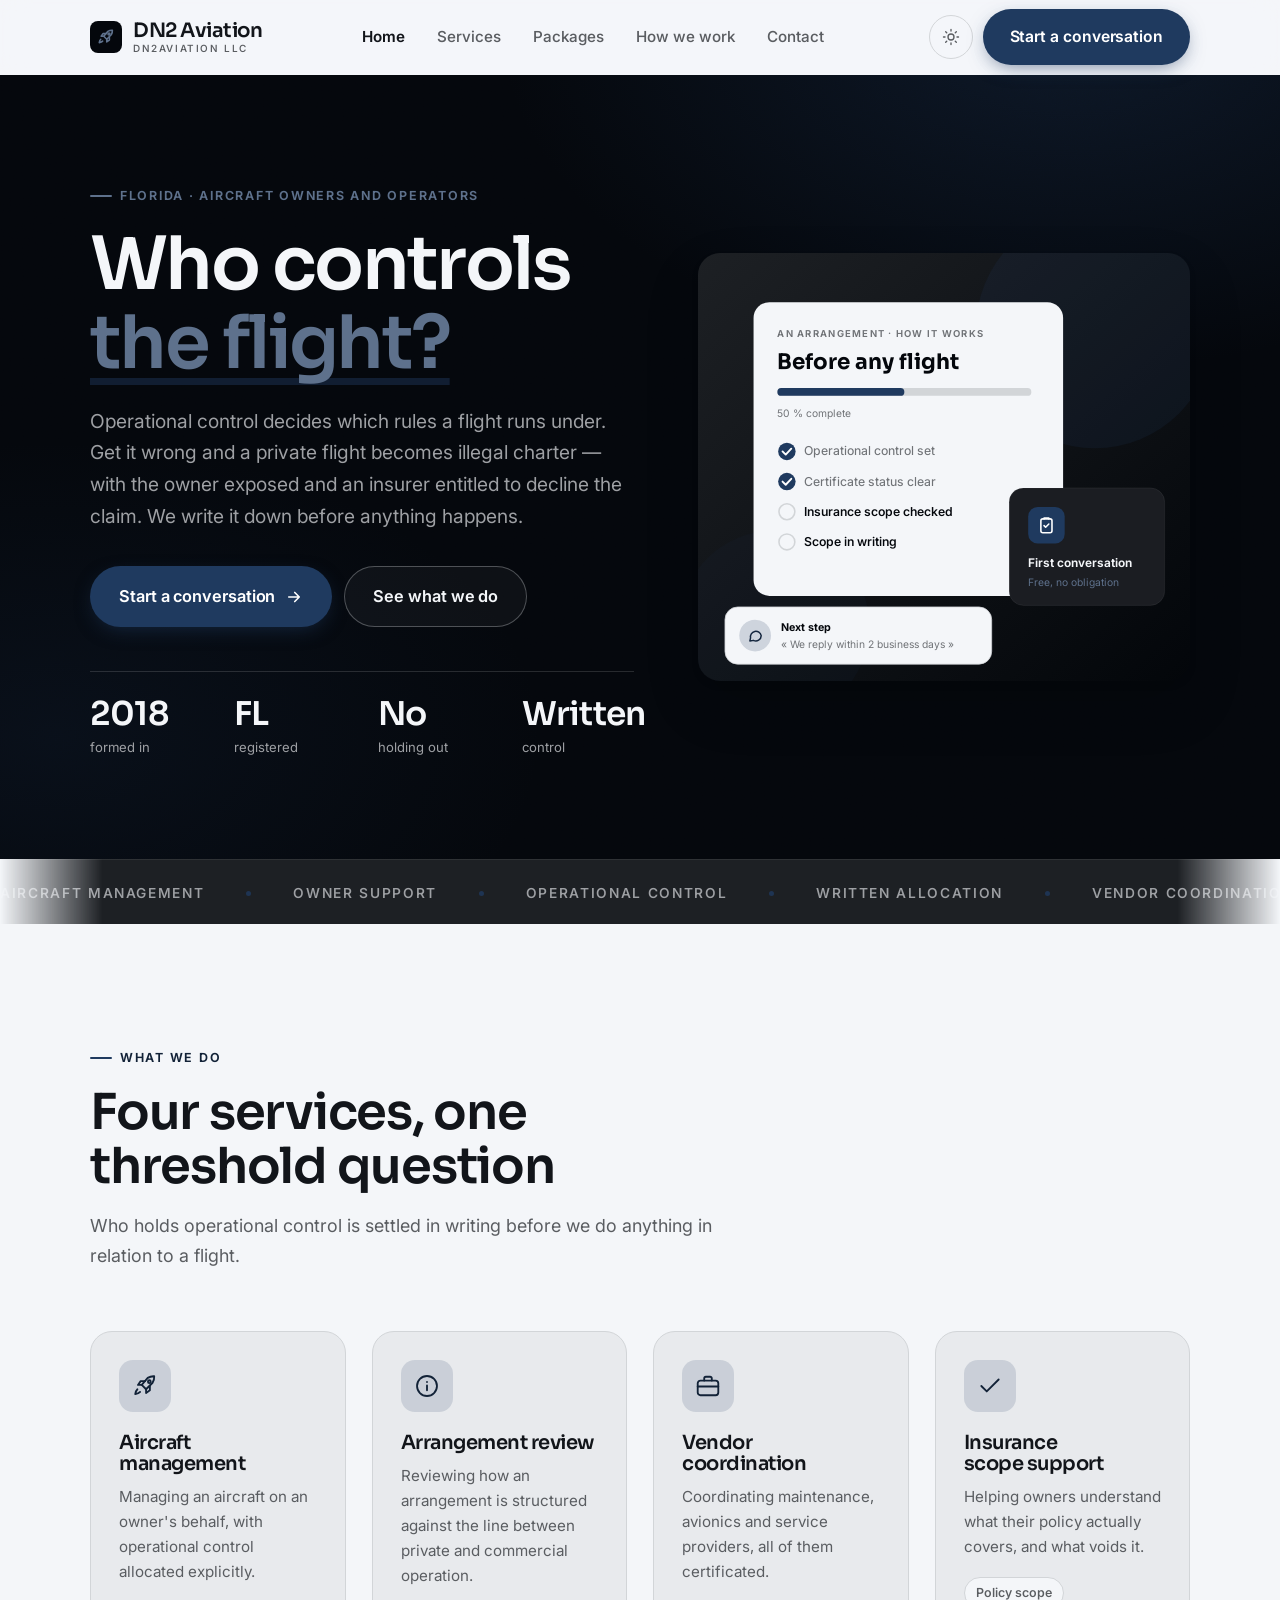
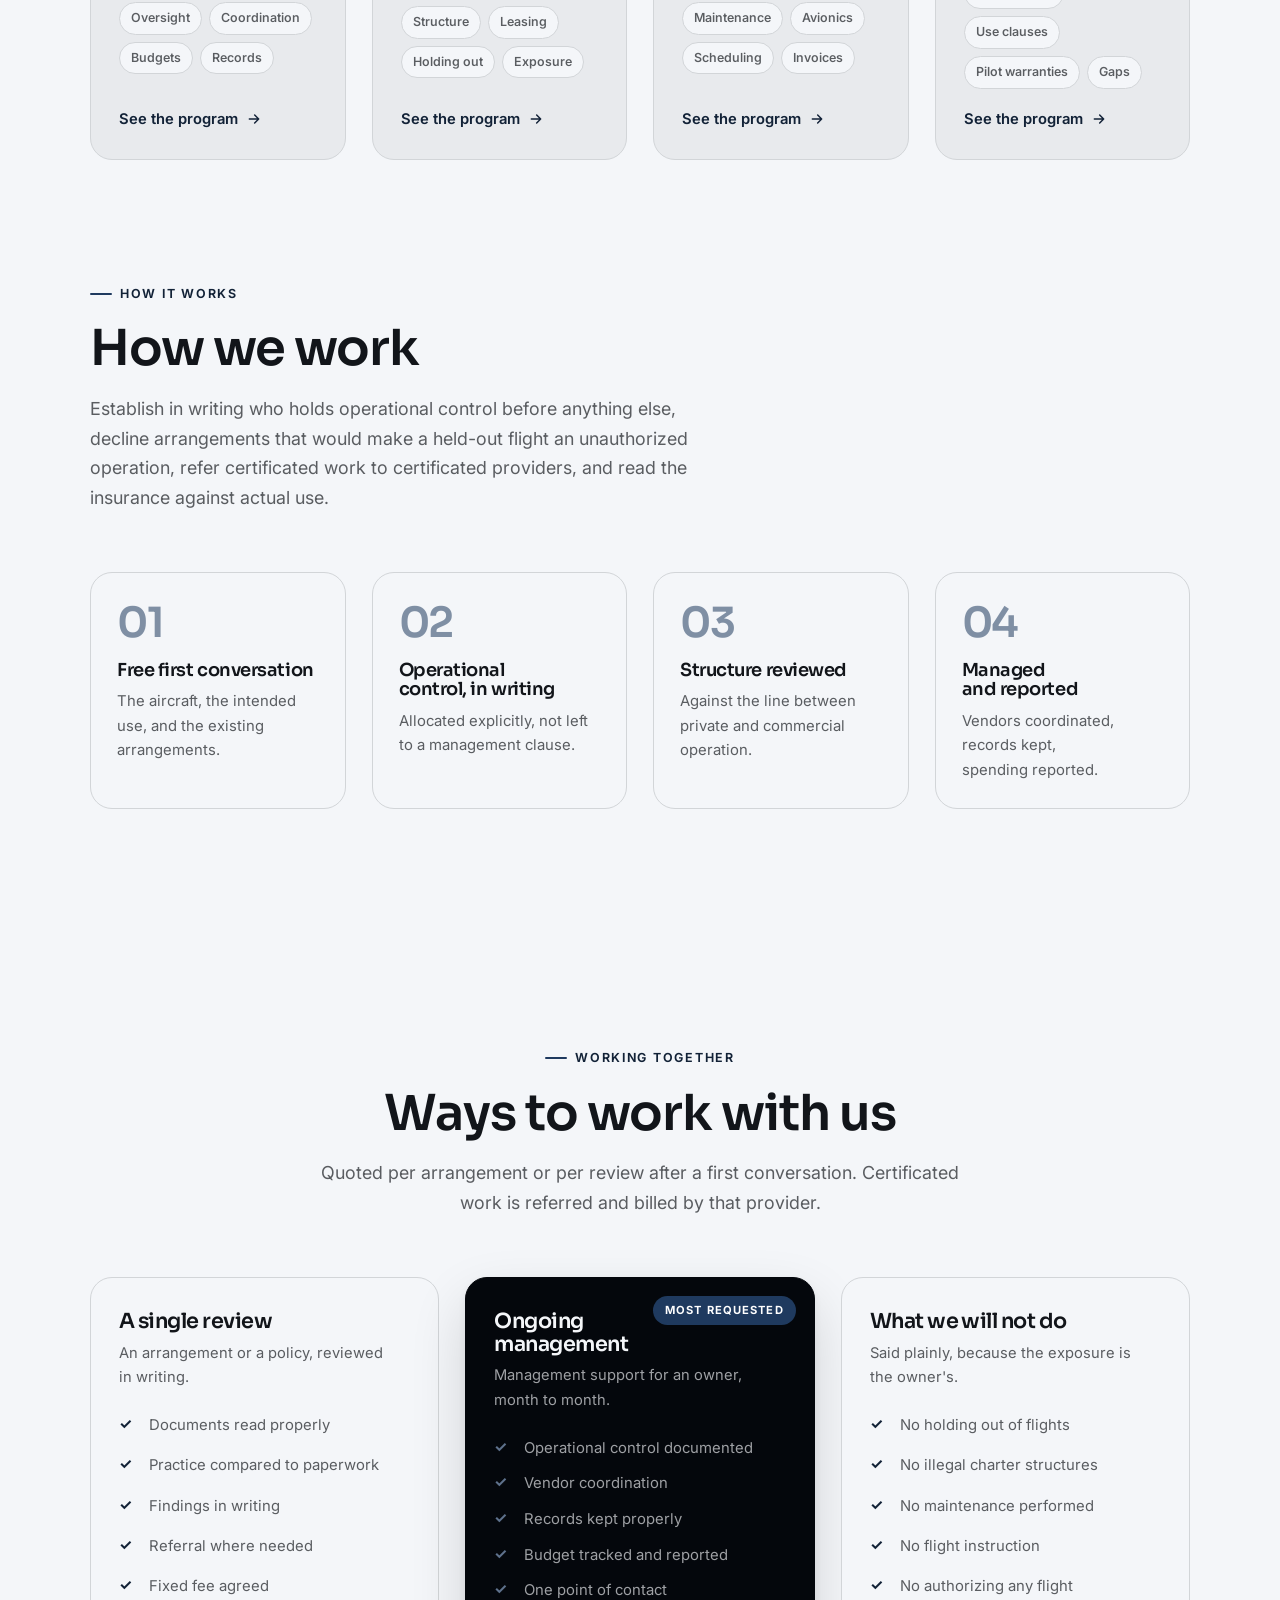
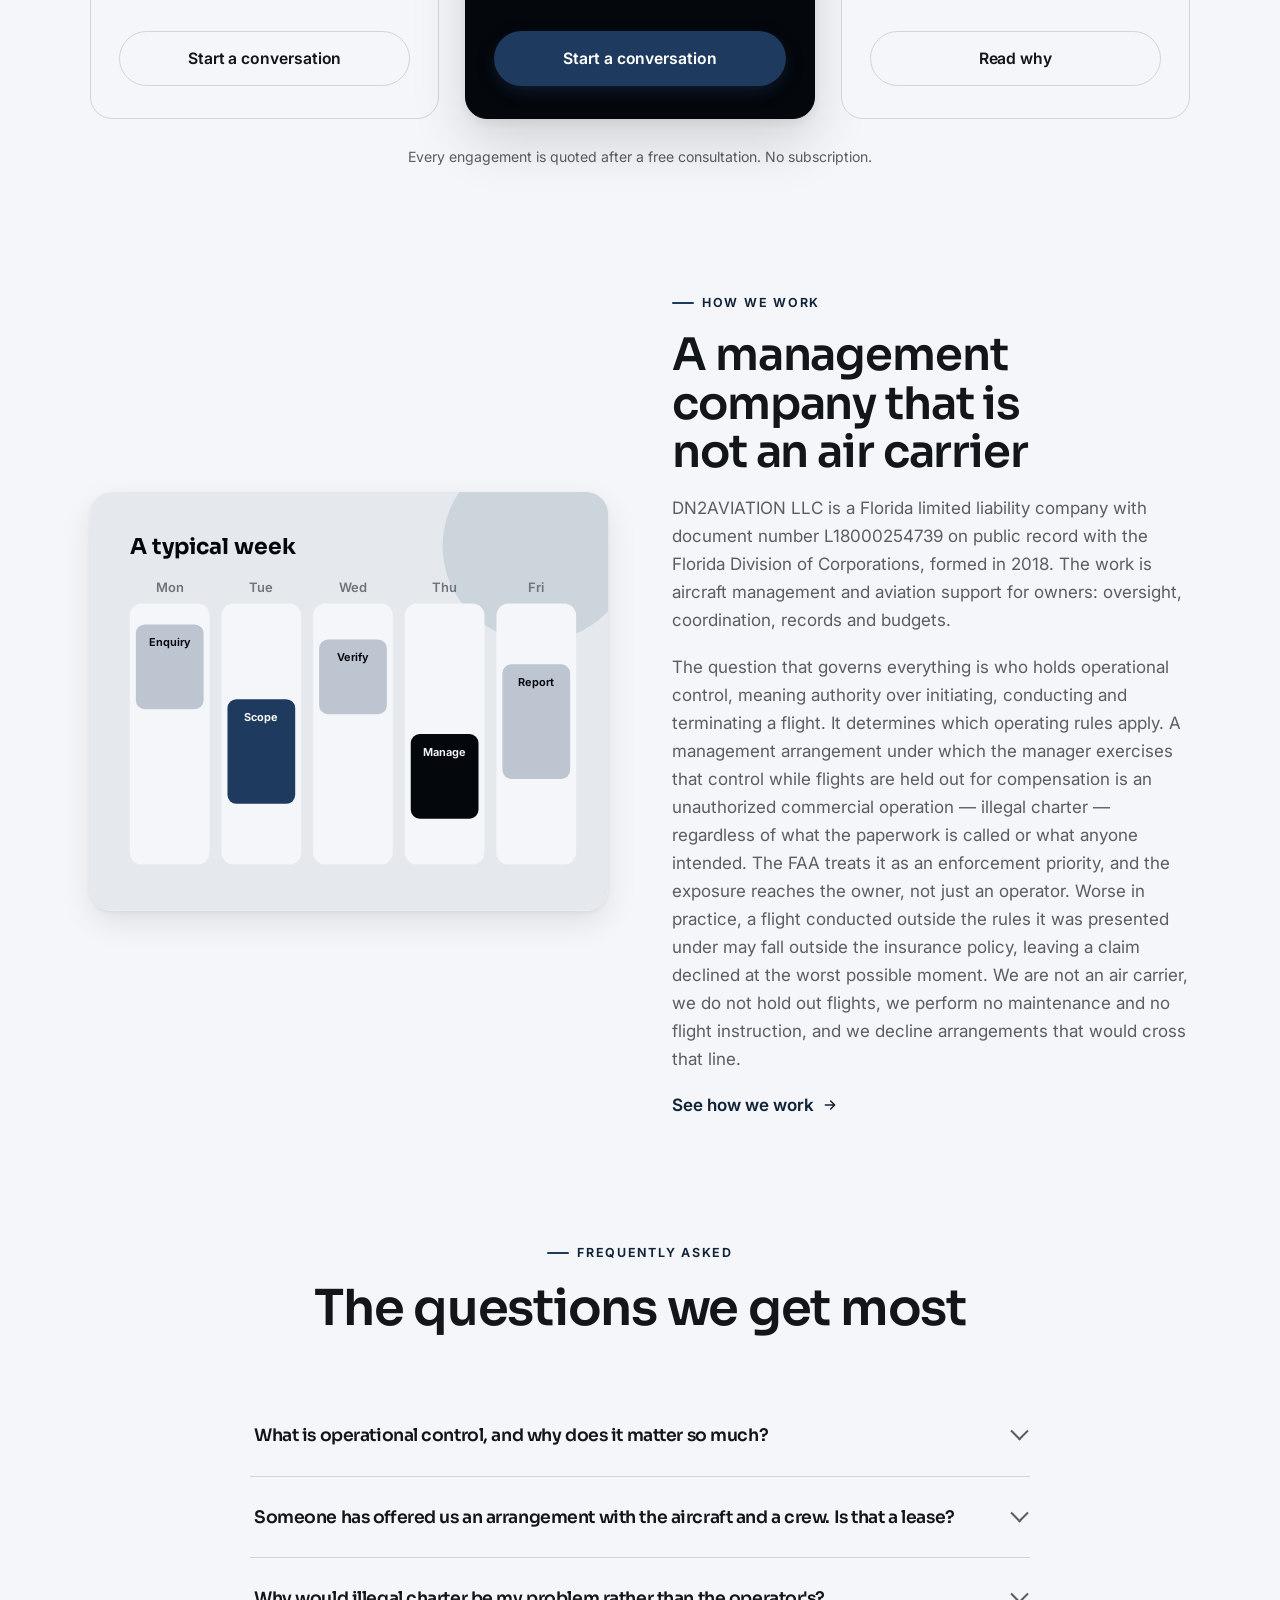
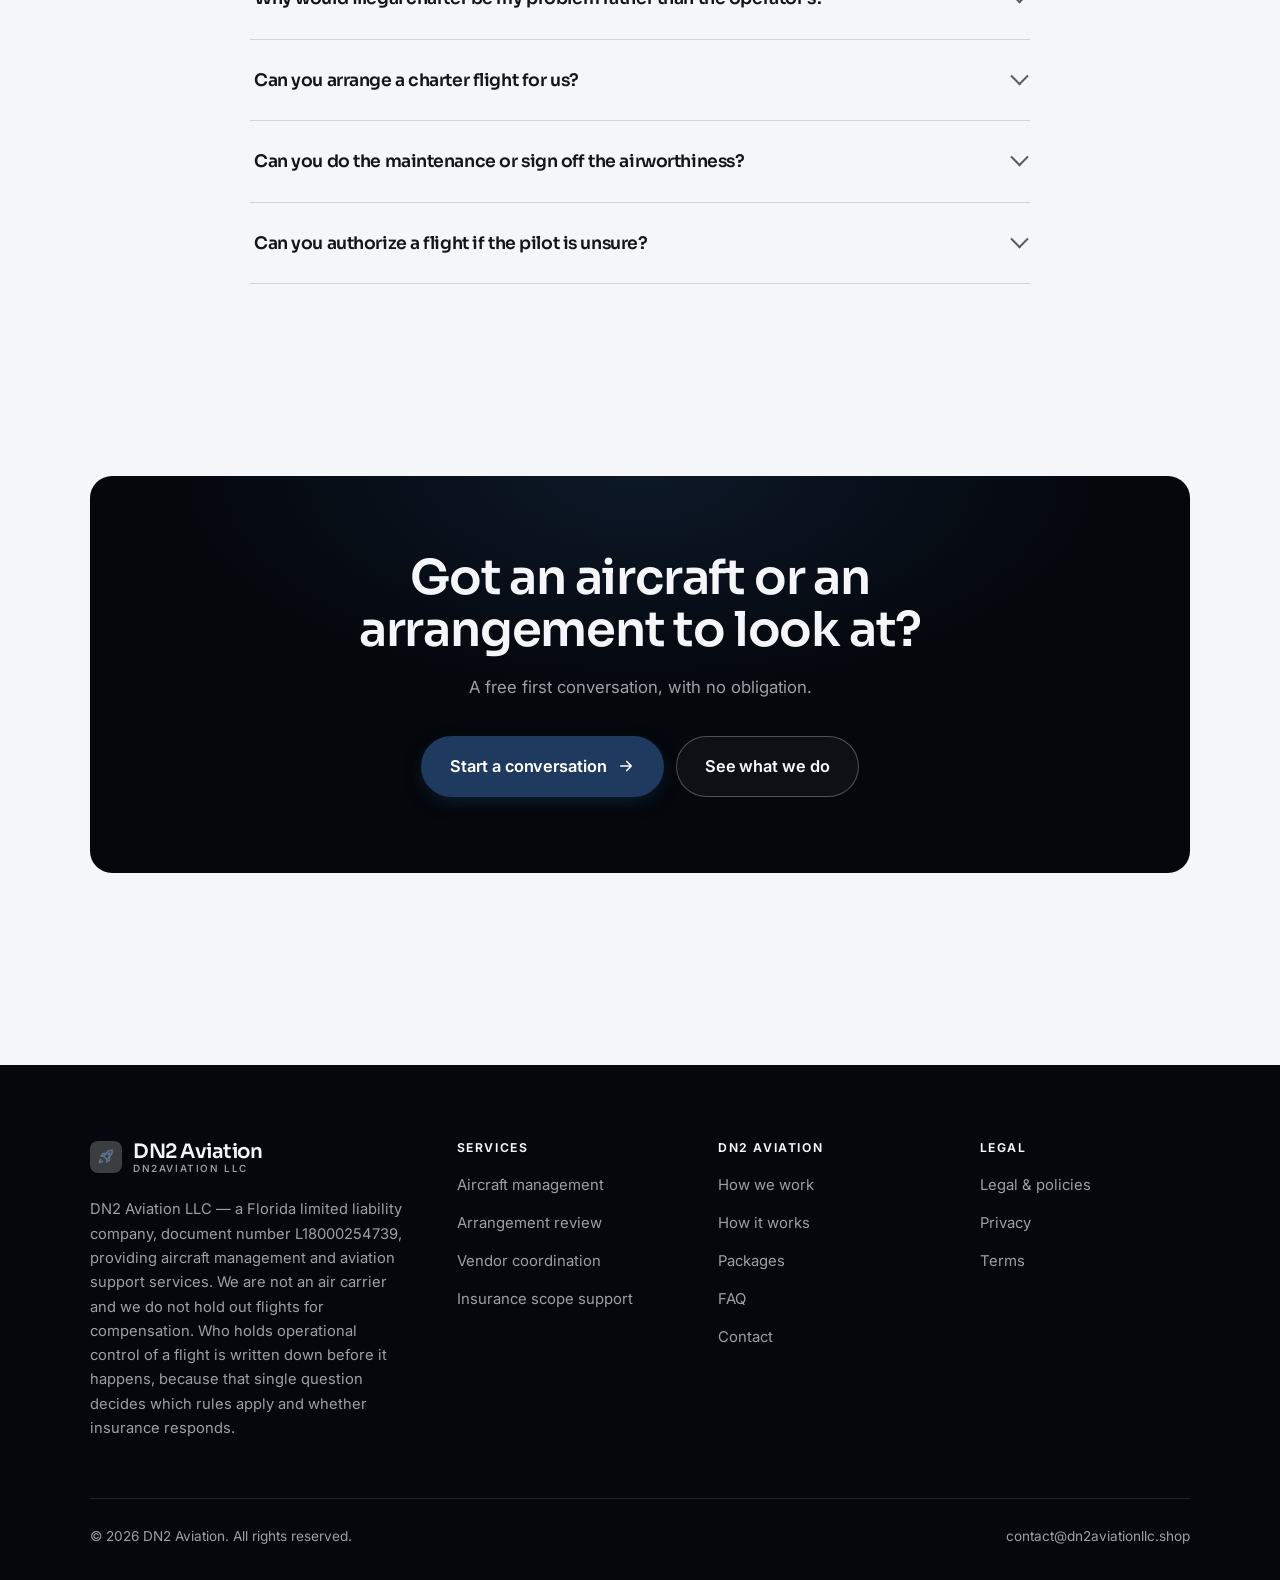
<file: index.html>
<!DOCTYPE html>
<html lang="en" class="no-js">
<head>
<meta charset="utf-8">
<meta name="viewport" content="width=device-width, initial-scale=1">
<title>DN2 Aviation LLC — aircraft management and support, Florida</title>
<meta name="description" content="DN2 Aviation LLC, a Florida company providing aircraft management and aviation support services, with operational control documented before every flight.">
<link rel="canonical" href="https://dn2aviationllc.shop/">

<meta property="og:type" content="website">
<meta property="og:url" content="https://dn2aviationllc.shop/">
<meta property="og:site_name" content="DN2 Aviation">
<meta property="og:locale" content="en_US">
<meta property="og:title" content="DN2 Aviation LLC — aircraft management and support, Florida">
<meta property="og:description" content="DN2 Aviation LLC, a Florida company providing aircraft management and aviation support services, with operational control documented before every flight.">
<meta name="theme-color" content="#04070c">

<link rel="icon" href="assets/img/favicon.svg" type="image/svg+xml">
<link rel="preconnect" href="https://fonts.googleapis.com">
<link rel="preconnect" href="https://fonts.gstatic.com" crossorigin>
<link rel="stylesheet" href="https://fonts.googleapis.com/css2?family=Sora:wght@400;500;600;700&family=Inter:wght@400..700&display=swap">
<link rel="stylesheet" href="assets/css/style.css">

<!-- Thème appliqué avant le premier rendu (évite le flash) -->
<script>
document.documentElement.classList.remove('no-js');
(function(){try{var t=localStorage.getItem('site-theme');if(t){document.documentElement.setAttribute('data-theme',t);}}catch(e){}})();
</script>
<script type="application/ld+json">
{
  "@context": "https://schema.org",
  "@type": "Organization",
  "name": "DN2 Aviation",
  "url": "https://dn2aviationllc.shop/",
  "email": "contact@dn2aviationllc.shop",
  "description": "DN2 Aviation LLC, a Florida company providing aircraft management and aviation support services, with operational control documented before every flight.",
  "areaServed": "US",
  "knowsLanguage": "en"
}
</script>
</head>

<body>
<a class="skip-link" href="#main">Skip to main content</a>

<header class="site-header">
  <nav class="wrap nav" aria-label="Main navigation">
    <a class="brand" href="index.html">
      <svg class="brand__mark" viewBox="0 0 64 64" aria-hidden="true">
        <rect class="bm-bg" width="64" height="64" rx="16"/>
        <g class="bm-ic" transform="translate(14 14) scale(1.5)" fill="none" stroke-width="2.1" stroke-linecap="round" stroke-linejoin="round"><path d="M5 15c-1.5 1.3-2 4.5-2 4.5s3.2-.5 4.5-2M14.5 4.5c2.3-1.4 4.6-1.6 6-1.5.1 1.4-.1 3.7-1.5 6L13 15l-4-4z"/><path d="M9 11H5.5L8 7.5h4M13 15v3.5L16.5 16v-4"/><circle cx="16" cy="8" r="1.3"/></g>
      </svg>
      <span>DN2 Aviation<span class="brand__sub">DN2AVIATION LLC</span></span>
    </a>

    <ul class="nav__links" id="nav-links">
      <li><a href="index.html" aria-current="page">Home</a></li>
      <li><a href="programs.html">Services</a></li>
      <li><a href="index.html#pricing">Packages</a></li>
      <li><a href="about.html">How we work</a></li>
      <li><a href="contact.html">Contact</a></li>
      <li><a class="btn btn--primary" href="contact.html">Start a conversation</a></li>
    </ul>

    <div class="nav__cta">
      <button class="theme-toggle" type="button" aria-label="Switch to dark theme">
        <svg class="icon-sun" viewBox="0 0 24 24" fill="none" stroke="currentColor" stroke-width="1.8" stroke-linecap="round" aria-hidden="true"><circle cx="12" cy="12" r="4"/><path d="M12 2v2m0 16v2M2 12h2m16 0h2M4.9 4.9l1.4 1.4m11.4 11.4 1.4 1.4M19.1 4.9l-1.4 1.4M6.3 17.7l-1.4 1.4"/></svg>
        <svg class="icon-moon" viewBox="0 0 24 24" fill="none" stroke="currentColor" stroke-width="1.8" stroke-linecap="round" stroke-linejoin="round" aria-hidden="true"><path d="M21 12.8A9 9 0 1 1 11.2 3a7 7 0 0 0 9.8 9.8z"/></svg>
      </button>
      <a class="btn btn--primary" href="contact.html">Start a conversation</a>
      <button class="nav__toggle" type="button" aria-expanded="false" aria-controls="nav-links" aria-label="Open menu">
        <svg class="icon-open" viewBox="0 0 24 24" fill="none" stroke="currentColor" stroke-width="2" stroke-linecap="round" aria-hidden="true"><path d="M3 6h18M3 12h18M3 18h18"/></svg>
        <svg class="icon-close" viewBox="0 0 24 24" fill="none" stroke="currentColor" stroke-width="2" stroke-linecap="round" aria-hidden="true"><path d="M6 6l12 12M18 6L6 18"/></svg>
      </button>
    </div>
  </nav>
</header>

<main id="main">

<section class="hero">
  <div class="wrap hero__inner">
    <div>
      <span class="eyebrow hero__eyebrow">Florida · Aircraft owners and operators</span>
      <h1>Who controls<br> <em>the flight?</em></h1>
      <p class="hero__lede">Operational control decides which rules a flight runs under. Get it wrong and a private flight becomes illegal charter — with the owner exposed and an insurer entitled to decline the claim. We write it down before anything happens.</p>

      <div class="hero__actions">
        <a class="btn btn--primary btn--lg" href="contact.html">Start a conversation <svg viewBox="0 0 24 24" fill="none" stroke="currentColor" stroke-width="2.2" stroke-linecap="round" stroke-linejoin="round" aria-hidden="true"><path d="M5 12h14M13 6l6 6-6 6"/></svg></a>
        <a class="btn btn--on-dark btn--lg" href="programs.html">See what we do</a>
      </div>

      <ul class="hero__proof">
        <li><span class="stat__num">2018</span><span class="stat__label">formed in</span></li>
        <li><span class="stat__num">FL</span><span class="stat__label">registered</span></li>
        <li><span class="stat__num">No</span><span class="stat__label">holding out</span></li>
        <li><span class="stat__num">Written</span><span class="stat__label">control</span></li>
      </ul>
    </div>

    <div class="hero__art">
      <svg viewBox="0 0 620 540" role="img" aria-label="How an arrangement with DN2 Aviation works, starting with who holds operational control.">
        <defs>
          <linearGradient id="hbg" x1="0" y1="0" x2="1" y2="1">
            <stop offset="0" stop-color="#1d2024"/><stop offset="1" stop-color="#03060a"/>
          </linearGradient>
        </defs>
        <rect width="620" height="540" rx="22" fill="url(#hbg)"/>
        <circle cx="500" cy="96" r="150" fill="#1f3a5f" opacity=".16"/>
        <circle cx="96" cy="470" r="120" fill="#1f3a5f" opacity=".08"/>

        <g style="font-family: var(--font-body)">
          <!-- Carte programme -->
          <rect x="70" y="62" width="390" height="370" rx="20" fill="#f4f6f9"/>
          <text x="100" y="106" font-size="12" font-weight="650" letter-spacing="1.6" fill="#707377">AN ARRANGEMENT · HOW IT WORKS</text>
          <text x="100" y="146" font-size="27" font-weight="700" fill="#04070c" style="font-family: var(--font-display)">Before any flight</text>
          <rect x="100" y="170" width="320" height="10" rx="5" fill="#d2d5d8"/>
          <rect x="100" y="170" width="160" height="10" rx="5" fill="#1f3a5f"/>
          <text x="100" y="206" font-size="13" fill="#707377">50 % complete</text>
          <circle cx="112" cy="250" r="11" fill="#1f3a5f"/><path d="M106.5 250l4 4 7-7.5" fill="none" stroke="#ffffff" stroke-width="2.4" stroke-linecap="round" stroke-linejoin="round"/><text x="134" y="255" font-size="15.5" fill="#707377" font-weight="450">Operational control set</text>
          <circle cx="112" cy="288" r="11" fill="#1f3a5f"/><path d="M106.5 288l4 4 7-7.5" fill="none" stroke="#ffffff" stroke-width="2.4" stroke-linecap="round" stroke-linejoin="round"/><text x="134" y="293" font-size="15.5" fill="#707377" font-weight="450">Certificate status clear</text>
          <circle cx="112" cy="326" r="10" fill="none" stroke="#d2d5d8" stroke-width="2"/><text x="134" y="331" font-size="15.5" fill="#04070c" font-weight="560">Insurance scope checked</text>
          <circle cx="112" cy="364" r="10" fill="none" stroke="#d2d5d8" stroke-width="2"/><text x="134" y="369" font-size="15.5" fill="#04070c" font-weight="560">Scope in writing</text>

          <!-- Carte séance -->
          <rect x="392" y="296" width="196" height="148" rx="18" fill="#1b1d22" stroke="#ffffff" stroke-opacity=".08"/>
          <rect x="416" y="320" width="46" height="46" rx="12" fill="#1f3a5f"/>
          <g transform="translate(427 331)" fill="none" stroke="#ffffff" color="#ffffff" stroke-width="2" stroke-linecap="round" stroke-linejoin="round"><rect x="5" y="4" width="14" height="17.5" rx="2.5"/><path d="M9 4V3h6v1M9 12.5l2 2 4-4"/></g>
          <text x="416" y="396" font-size="15" font-weight="650" fill="#f4f6f9">First conversation</text>
          <text x="416" y="420" font-size="13" fill="#5e718c">Free, no obligation</text>

          <!-- Retour du coach -->
          <rect x="34" y="446" width="336" height="72" rx="16" fill="#f4f6f9" stroke="#d2d5d8"/>
          <circle cx="72" cy="482" r="20" fill="#ced4dd"/>
          <g transform="translate(62 472) scale(.84)" fill="none" stroke="#14263e" stroke-width="2.2" stroke-linecap="round" stroke-linejoin="round"><path d="M21 12a8 8 0 0 1-11.6 7.1L4 20l1-4.6A8 8 0 1 1 21 12z"/></g>
          <text x="104" y="476" font-size="13.5" font-weight="700" fill="#04070c">Next step</text>
          <text x="104" y="498" font-size="13" fill="#707377">« We reply within 2 business days »</text>
        </g>
      </svg>
    </div>
  </div>
</section>

<div class="marquee" aria-hidden="true">
  <div class="marquee__track"><span>Aircraft management</span><span>Owner support</span><span>Operational control</span><span>Written allocation</span><span>Vendor coordination</span><span>Records oversight</span><span>Budget tracking</span><span>No holding out</span><span>Certificated referrals</span><span>Insurance scope</span><span>Aircraft management</span><span>Owner support</span><span>Operational control</span><span>Written allocation</span><span>Vendor coordination</span><span>Records oversight</span><span>Budget tracking</span><span>No holding out</span><span>Certificated referrals</span><span>Insurance scope</span></div>
</div>

<section class="section wrap" id="programs">
  <div class="section-head reveal">
    <span class="eyebrow">What we do</span>
    <h2>Four services, one threshold question</h2>
    <p>Who holds operational control is settled in writing before we do anything in relation to a flight.</p>
  </div>
  <div class="grid grid--4 reveal-group">
    <a class="card" href="programs.html#management">
      <div class="card__icon"><svg viewBox="0 0 24 24" fill="none" stroke="currentColor" stroke-width="1.7" stroke-linecap="round" stroke-linejoin="round" aria-hidden="true"><path d="M5 15c-1.5 1.3-2 4.5-2 4.5s3.2-.5 4.5-2M14.5 4.5c2.3-1.4 4.6-1.6 6-1.5.1 1.4-.1 3.7-1.5 6L13 15l-4-4z"/><path d="M9 11H5.5L8 7.5h4M13 15v3.5L16.5 16v-4"/><circle cx="16" cy="8" r="1.3"/></svg></div>
      <h3>Aircraft management</h3>
      <p>Managing an aircraft on an owner's behalf, with operational control allocated explicitly.</p>
      <ul class="tags"><li>Oversight</li><li>Coordination</li><li>Budgets</li><li>Records</li></ul>
      <span class="arrow-link">See the program <svg viewBox="0 0 24 24" fill="none" stroke="currentColor" stroke-width="2.2" stroke-linecap="round" stroke-linejoin="round" aria-hidden="true"><path d="M5 12h14M13 6l6 6-6 6"/></svg></span>
    </a>
    <a class="card" href="programs.html#compliance">
      <div class="card__icon"><svg viewBox="0 0 24 24" fill="none" stroke="currentColor" stroke-width="1.7" stroke-linecap="round" stroke-linejoin="round" aria-hidden="true"><circle cx="12" cy="12" r="9.2"/><path d="M12 16v-4.5M12 8.2v.1"/></svg></div>
      <h3>Arrangement review</h3>
      <p>Reviewing how an arrangement is structured against the line between private and commercial operation.</p>
      <ul class="tags"><li>Structure</li><li>Leasing</li><li>Holding out</li><li>Exposure</li></ul>
      <span class="arrow-link">See the program <svg viewBox="0 0 24 24" fill="none" stroke="currentColor" stroke-width="2.2" stroke-linecap="round" stroke-linejoin="round" aria-hidden="true"><path d="M5 12h14M13 6l6 6-6 6"/></svg></span>
    </a>
    <a class="card" href="programs.html#vendors">
      <div class="card__icon"><svg viewBox="0 0 24 24" fill="none" stroke="currentColor" stroke-width="1.7" stroke-linecap="round" stroke-linejoin="round" aria-hidden="true"><rect x="2.5" y="7" width="19" height="13.5" rx="2.5"/><path d="M8.5 7V5a1.5 1.5 0 0 1 1.5-1.5h4A1.5 1.5 0 0 1 15.5 5v2M2.5 12.5h19"/></svg></div>
      <h3>Vendor coordination</h3>
      <p>Coordinating maintenance, avionics and service providers, all of them certificated.</p>
      <ul class="tags"><li>Maintenance</li><li>Avionics</li><li>Scheduling</li><li>Invoices</li></ul>
      <span class="arrow-link">See the program <svg viewBox="0 0 24 24" fill="none" stroke="currentColor" stroke-width="2.2" stroke-linecap="round" stroke-linejoin="round" aria-hidden="true"><path d="M5 12h14M13 6l6 6-6 6"/></svg></span>
    </a>
    <a class="card" href="programs.html#insurance">
      <div class="card__icon"><svg viewBox="0 0 24 24" fill="none" stroke="currentColor" stroke-width="1.7" stroke-linecap="round" stroke-linejoin="round" aria-hidden="true"><path d="M20 6 9 17l-5-5"/></svg></div>
      <h3>Insurance scope support</h3>
      <p>Helping owners understand what their policy actually covers, and what voids it.</p>
      <ul class="tags"><li>Policy scope</li><li>Use clauses</li><li>Pilot warranties</li><li>Gaps</li></ul>
      <span class="arrow-link">See the program <svg viewBox="0 0 24 24" fill="none" stroke="currentColor" stroke-width="2.2" stroke-linecap="round" stroke-linejoin="round" aria-hidden="true"><path d="M5 12h14M13 6l6 6-6 6"/></svg></span>
    </a>
  </div>
</section>

<section class="section section--flush wrap" id="how-it-works">
  <div class="section-head reveal">
    <span class="eyebrow">How it works</span>
    <h2>How we work</h2>
    <p>Establish in writing who holds operational control before anything else, decline arrangements that would make a held-out flight an unauthorized operation, refer certificated work to certificated providers, and read the insurance against actual use.</p>
  </div>
  <div class="grid grid--4 steps reveal-group">
    <article class="step">
      <h3>Free first conversation</h3>
      <p>The aircraft, the intended use, and the existing arrangements.</p>
    </article>
    <article class="step">
      <h3>Operational control, in writing</h3>
      <p>Allocated explicitly, not left to a management clause.</p>
    </article>
    <article class="step">
      <h3>Structure reviewed</h3>
      <p>Against the line between private and commercial operation.</p>
    </article>
    <article class="step">
      <h3>Managed and reported</h3>
      <p>Vendors coordinated, records kept, spending reported.</p>
    </article>
  </div>
</section>

<section class="section wrap" id="pricing">
  <div class="section-head section-head--center reveal">
    <span class="eyebrow">Working together</span>
    <h2>Ways to work with us</h2>
    <p>Quoted per arrangement or per review after a first conversation. Certificated work is referred and billed by that provider.</p>
  </div>
  <div class="grid grid--3 plans reveal-group">
    <article class="plan">
      
      <h3>A single review</h3>
      <p class="plan__desc">An arrangement or a policy, reviewed in writing.</p>
      
      <ul class="plan__features">
        <li>Documents read properly</li>
        <li>Practice compared to paperwork</li>
        <li>Findings in writing</li>
        <li>Referral where needed</li>
        <li>Fixed fee agreed</li>
      </ul>
      <a class="btn btn--ghost btn--block" href="contact.html">Start a conversation</a>
    </article>
    <article class="plan plan--featured">
      <span class="plan__tag">Most requested</span>
      <h3>Ongoing management</h3>
      <p class="plan__desc">Management support for an owner, month to month.</p>
      
      <ul class="plan__features">
        <li>Operational control documented</li>
        <li>Vendor coordination</li>
        <li>Records kept properly</li>
        <li>Budget tracked and reported</li>
        <li>One point of contact</li>
      </ul>
      <a class="btn btn--primary btn--block" href="contact.html">Start a conversation</a>
    </article>
    <article class="plan">
      
      <h3>What we will not do</h3>
      <p class="plan__desc">Said plainly, because the exposure is the owner's.</p>
      
      <ul class="plan__features">
        <li>No holding out of flights</li>
        <li>No illegal charter structures</li>
        <li>No maintenance performed</li>
        <li>No flight instruction</li>
        <li>No authorizing any flight</li>
      </ul>
      <a class="btn btn--ghost btn--block" href="contact.html">Read why</a>
    </article>
  </div>
  <p class="plans-note">Every engagement is quoted after a free consultation. No subscription.</p>
</section>

<section class="section section--flush wrap">
  <div class="split reveal">
    <div class="split__art">
      <svg viewBox="0 0 520 420" role="img" aria-label="Example of a typical week: Enquiry, Scope, Verify, Manage, Report.">
        <rect width="520" height="420" rx="20" fill="#e5e9ee"/>
        <circle cx="450" cy="54" r="96" fill="#1f3a5f" opacity=".12"/>
        <g style="font-family: var(--font-body)">
        <text x="40" y="62" font-size="22" font-weight="700" fill="#04070c" style="font-family: var(--font-display)">A typical week</text>
        <text x="80" y="100" text-anchor="middle" font-size="13" font-weight="600" fill="#707377">Mon</text>
        <rect x="40" y="112" width="80" height="262" rx="12" fill="#f4f6f9"/>
        <rect x="46" y="133" width="68" height="85" rx="9" fill="#bdc5d1"/>
        <text x="80" y="155" text-anchor="middle" font-size="11" font-weight="650" fill="#04070c">Enquiry</text>
        <text x="172" y="100" text-anchor="middle" font-size="13" font-weight="600" fill="#707377">Tue</text>
        <rect x="132" y="112" width="80" height="262" rx="12" fill="#f4f6f9"/>
        <rect x="138" y="208" width="68" height="105" rx="9" fill="#1f3a5f"/>
        <text x="172" y="230" text-anchor="middle" font-size="11" font-weight="650" fill="#ffffff">Scope</text>
        <text x="264" y="100" text-anchor="middle" font-size="13" font-weight="600" fill="#707377">Wed</text>
        <rect x="224" y="112" width="80" height="262" rx="12" fill="#f4f6f9"/>
        <rect x="230" y="148" width="68" height="75" rx="9" fill="#bdc5d1"/>
        <text x="264" y="170" text-anchor="middle" font-size="11" font-weight="650" fill="#04070c">Verify</text>
        <text x="356" y="100" text-anchor="middle" font-size="13" font-weight="600" fill="#707377">Thu</text>
        <rect x="316" y="112" width="80" height="262" rx="12" fill="#f4f6f9"/>
        <rect x="322" y="243" width="68" height="85" rx="9" fill="#04070c"/>
        <text x="356" y="265" text-anchor="middle" font-size="11" font-weight="650" fill="#f4f6f9">Manage</text>
        <text x="448" y="100" text-anchor="middle" font-size="13" font-weight="600" fill="#707377">Fri</text>
        <rect x="408" y="112" width="80" height="262" rx="12" fill="#f4f6f9"/>
        <rect x="414" y="173" width="68" height="115" rx="9" fill="#bdc5d1"/>
        <text x="448" y="195" text-anchor="middle" font-size="11" font-weight="650" fill="#04070c">Report</text>
        </g>
      </svg>
    </div>
    <div>
      <span class="eyebrow">How we work</span>
      <h2>A management company that is not an air carrier</h2>
      <p>DN2AVIATION LLC is a Florida limited liability company with document number L18000254739 on public record with the Florida Division of Corporations, formed in 2018. The work is aircraft management and aviation support for owners: oversight, coordination, records and budgets.</p>
      <p>The question that governs everything is who holds operational control, meaning authority over initiating, conducting and terminating a flight. It determines which operating rules apply. A management arrangement under which the manager exercises that control while flights are held out for compensation is an unauthorized commercial operation — illegal charter — regardless of what the paperwork is called or what anyone intended. The FAA treats it as an enforcement priority, and the exposure reaches the owner, not just an operator. Worse in practice, a flight conducted outside the rules it was presented under may fall outside the insurance policy, leaving a claim declined at the worst possible moment. We are not an air carrier, we do not hold out flights, we perform no maintenance and no flight instruction, and we decline arrangements that would cross that line.</p>
      <p><a class="arrow-link" href="about.html">See how we work <svg viewBox="0 0 24 24" fill="none" stroke="currentColor" stroke-width="2.2" stroke-linecap="round" stroke-linejoin="round" aria-hidden="true"><path d="M5 12h14M13 6l6 6-6 6"/></svg></a></p>
    </div>
  </div>
</section>

<section class="section section--flush wrap" id="faq">
  <div class="section-head section-head--center reveal">
    <span class="eyebrow">Frequently asked</span>
    <h2>The questions we get most</h2>
  </div>
  <div class="faq reveal">
    <details>
      <summary>What is operational control, and why does it matter so much?</summary>
      <p>It is the authority to initiate, conduct or terminate a flight. Which party holds it determines which operating rules the flight runs under. If a manager holds operational control and the flight is being held out for compensation, that is commercial air transportation requiring an air carrier certificate — whatever the agreement is titled. That is why we write the allocation down rather than leaving it to a general management clause.</p>
    </details>
    <details>
      <summary>Someone has offered us an arrangement with the aircraft and a crew. Is that a lease?</summary>
      <p>Be careful. An arrangement providing both an aircraft and crew generally amounts to air transportation rather than a lease of equipment, which puts it in certificated territory. Arrangements of that shape are regularly presented as leases to owners who have no reason to know the distinction. We will read what you have been offered and tell you what it actually is.</p>
    </details>
    <details>
      <summary>Why would illegal charter be my problem rather than the operator's?</summary>
      <p>Because enforcement exposure reaches the owner, and because of the insurance. An aviation policy is underwritten for a particular use. A flight operated outside the rules it was presented under can fall outside the policy, which means that after an incident the owner may have no cover at all. That is the consequence that tends to concentrate the mind.</p>
    </details>
    <details>
      <summary>Can you arrange a charter flight for us?</summary>
      <p>No. We do not hold out, sell or broker air transportation. If you need commercial air transportation, the operator must hold the appropriate certificate and you contract with that operator directly. We can help you understand what you are being offered; we will not sit in the middle of it.</p>
    </details>
    <details>
      <summary>Can you do the maintenance or sign off the airworthiness?</summary>
      <p>No to both. Maintenance, alterations and inspections require a certificated repair station or a certificated mechanic, and we refer that work rather than perform it. Airworthiness remains the owner's responsibility and we do not certify it. We coordinate, oversee and keep the records straight.</p>
    </details>
    <details>
      <summary>Can you authorize a flight if the pilot is unsure?</summary>
      <p>No, and nobody in our position should. The pilot in command's authority to refuse or terminate a flight is absolute and no commercial arrangement overrides it. If a pilot is unsure, the answer is to stop. Any pressure from a management company in that moment would be exactly the wrong thing.</p>
    </details>
  </div>
</section>

<section class="wrap section--tight">
  <div class="cta-band reveal">
    <h2>Got an aircraft or an arrangement to look at?</h2>
    <p>A free first conversation, with no obligation.</p>
    <div class="hero__actions">
      <a class="btn btn--primary btn--lg" href="contact.html">Start a conversation <svg viewBox="0 0 24 24" fill="none" stroke="currentColor" stroke-width="2.2" stroke-linecap="round" stroke-linejoin="round" aria-hidden="true"><path d="M5 12h14M13 6l6 6-6 6"/></svg></a>
      <a class="btn btn--on-dark btn--lg" href="programs.html">See what we do</a>
    </div>
  </div>
</section>

</main>

<footer class="site-footer">
  <div class="wrap">
    <div class="footer__grid">
      <div class="footer__brand">
        <a class="brand" href="index.html">
          <svg class="brand__mark" viewBox="0 0 64 64" aria-hidden="true">
        <rect class="bm-bg" width="64" height="64" rx="16"/>
        <g class="bm-ic" transform="translate(14 14) scale(1.5)" fill="none" stroke-width="2.1" stroke-linecap="round" stroke-linejoin="round"><path d="M5 15c-1.5 1.3-2 4.5-2 4.5s3.2-.5 4.5-2M14.5 4.5c2.3-1.4 4.6-1.6 6-1.5.1 1.4-.1 3.7-1.5 6L13 15l-4-4z"/><path d="M9 11H5.5L8 7.5h4M13 15v3.5L16.5 16v-4"/><circle cx="16" cy="8" r="1.3"/></g>
      </svg>
          <span>DN2 Aviation<span class="brand__sub">DN2AVIATION LLC</span></span>
        </a>
        <p>DN2 Aviation LLC — a Florida limited liability company, document number L18000254739, providing aircraft management and aviation support services. We are not an air carrier and we do not hold out flights for compensation. Who holds operational control of a flight is written down before it happens, because that single question decides which rules apply and whether insurance responds.</p>
      </div>

      <div class="footer__col">
        <h4>Services</h4>
        <ul>
          <li><a href="programs.html#management">Aircraft management</a></li>
          <li><a href="programs.html#compliance">Arrangement review</a></li>
          <li><a href="programs.html#vendors">Vendor coordination</a></li>
          <li><a href="programs.html#insurance">Insurance scope support</a></li>
        </ul>
      </div>

      <div class="footer__col">
        <h4>DN2 Aviation</h4>
        <ul>
          <li><a href="about.html">How we work</a></li>
          <li><a href="index.html#how-it-works">How it works</a></li>
          <li><a href="index.html#pricing">Packages</a></li>
          <li><a href="index.html#faq">FAQ</a></li>
          <li><a href="contact.html">Contact</a></li>
        </ul>
      </div>

      <div class="footer__col">
        <h4>Legal</h4>
        <ul>
          <li><a href="legal.html">Legal &amp; policies</a></li>
          <li><a href="legal.html#privacy">Privacy</a></li>
          <li><a href="legal.html#terms">Terms</a></li>
        </ul>
      </div>
    </div>

    <div class="footer__bottom">
      <p>© <span data-year>2026</span> DN2 Aviation. All rights reserved.</p>
      <p><a href="mailto:contact@dn2aviationllc.shop">contact@dn2aviationllc.shop</a></p>
    </div>
  </div>
</footer>

<script src="assets/js/main.js" defer></script>
</body>
</html>
</file>
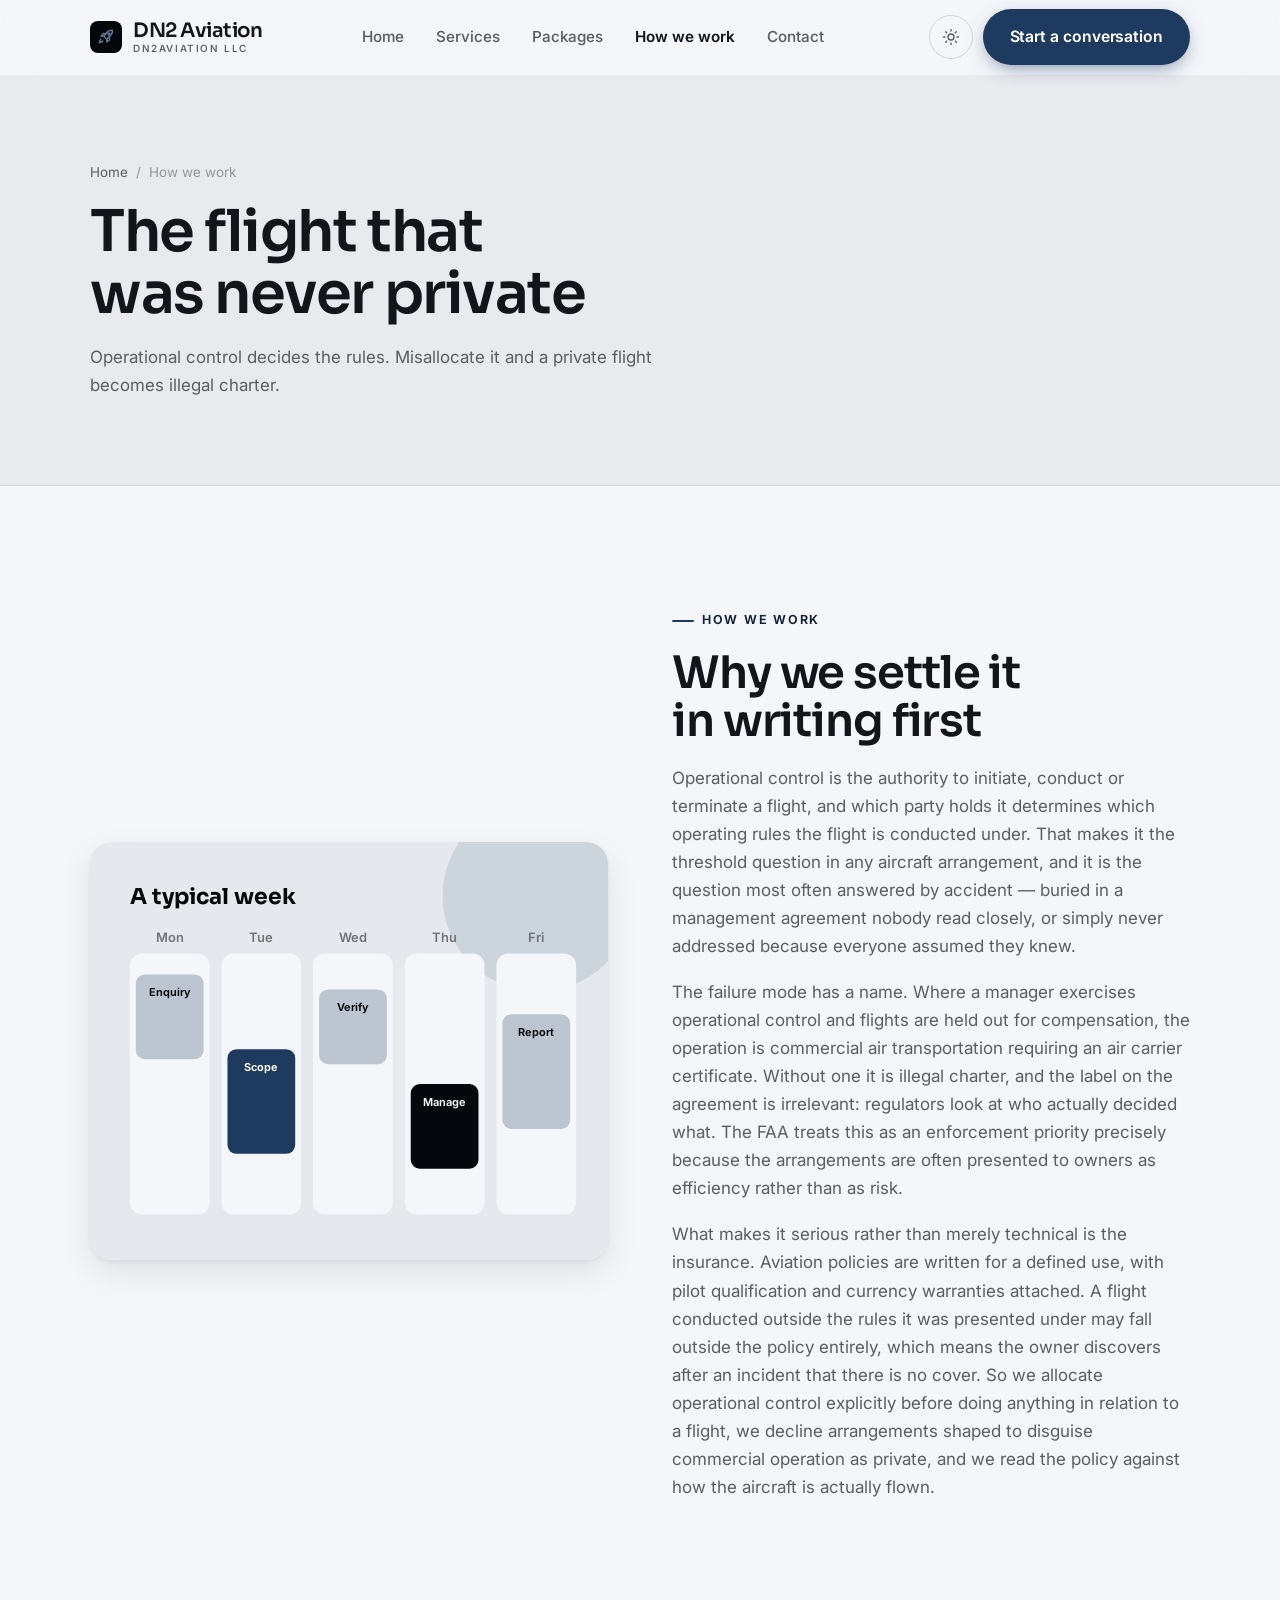
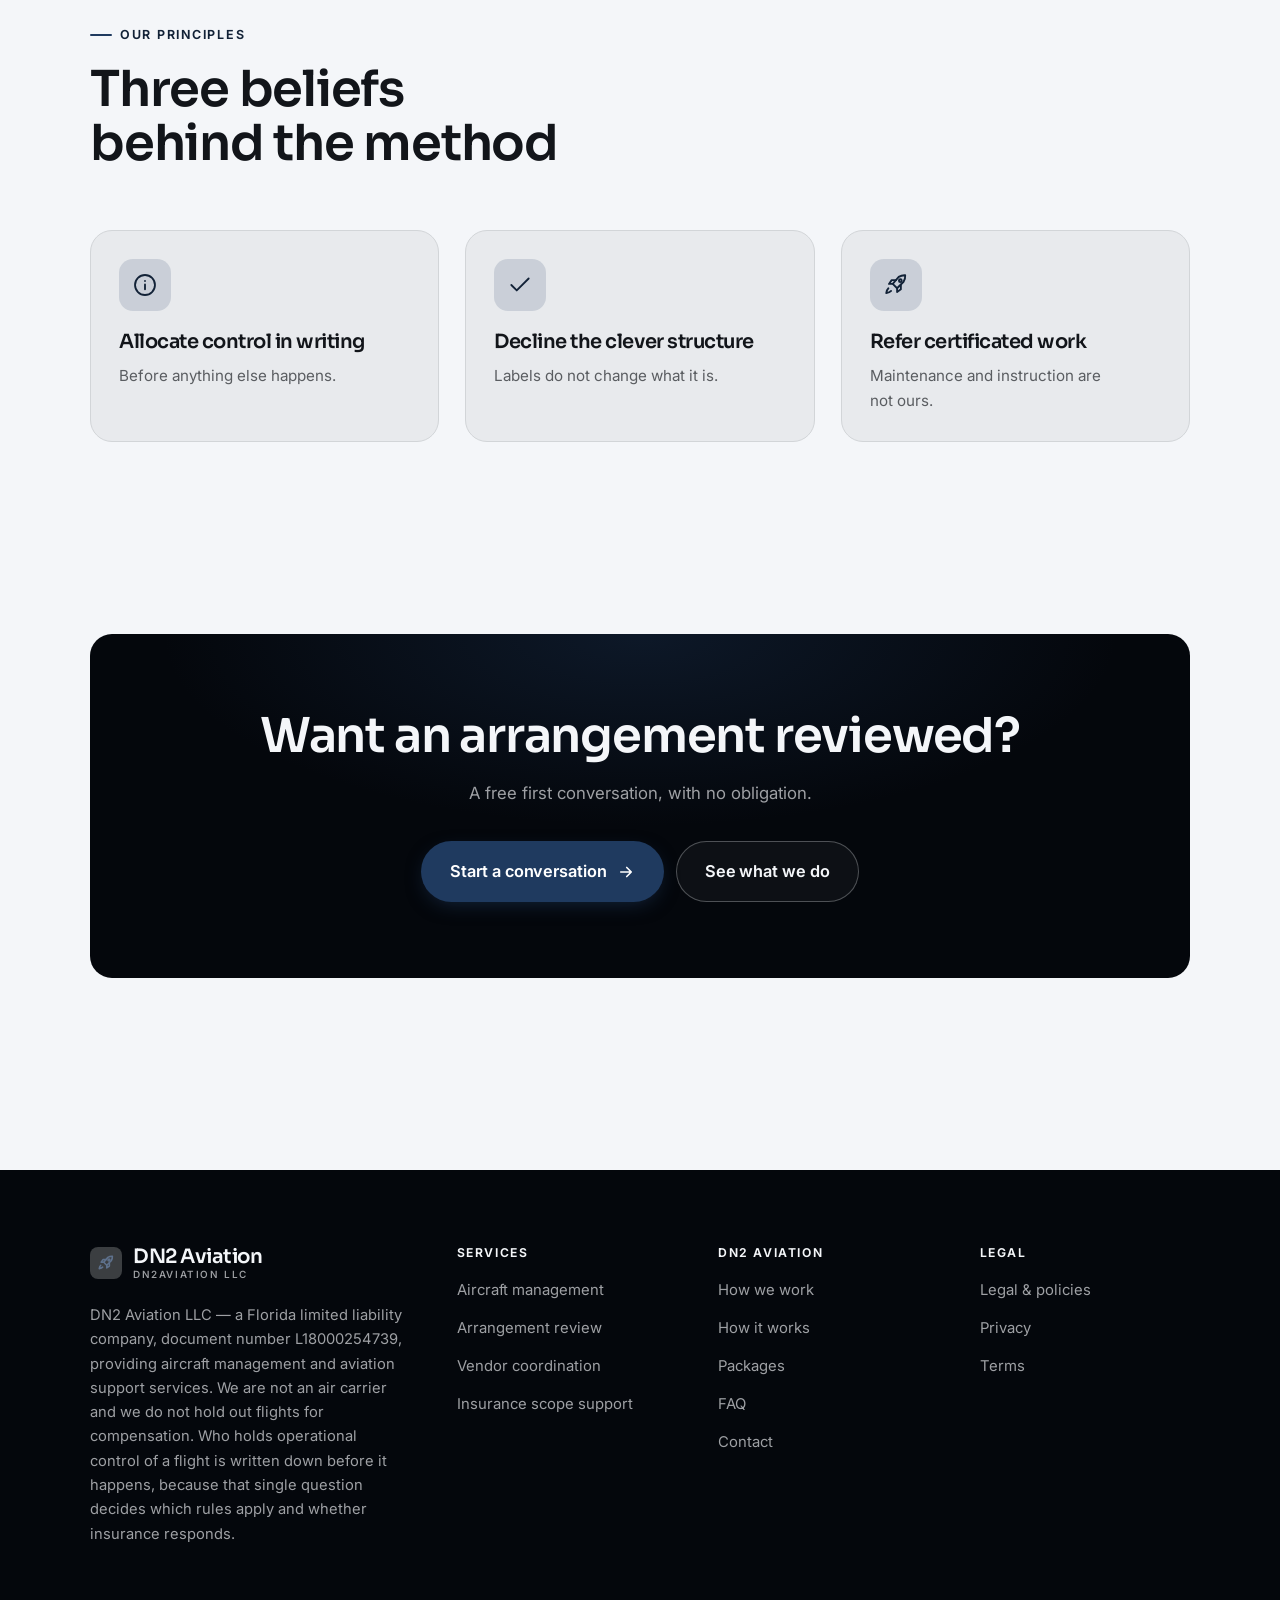
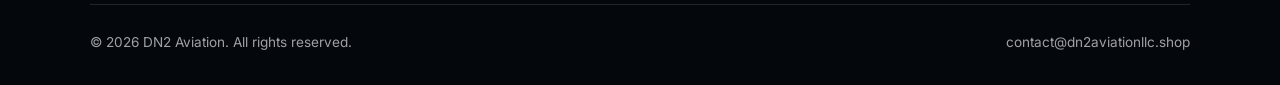
<file: about.html>
<!DOCTYPE html>
<html lang="en" class="no-js">
<head>
<meta charset="utf-8">
<meta name="viewport" content="width=device-width, initial-scale=1">
<title>How we work — DN2 Aviation</title>
<meta name="description" content="About DN2AVIATION LLC, a Florida aircraft management company, document number L18000254739.">
<link rel="canonical" href="https://dn2aviationllc.shop/about.html">

<meta property="og:type" content="website">
<meta property="og:url" content="https://dn2aviationllc.shop/about.html">
<meta property="og:site_name" content="DN2 Aviation">
<meta property="og:locale" content="en_US">
<meta property="og:title" content="How we work — DN2 Aviation">
<meta property="og:description" content="About DN2AVIATION LLC, a Florida aircraft management company, document number L18000254739.">
<meta name="theme-color" content="#04070c">

<link rel="icon" href="assets/img/favicon.svg" type="image/svg+xml">
<link rel="preconnect" href="https://fonts.googleapis.com">
<link rel="preconnect" href="https://fonts.gstatic.com" crossorigin>
<link rel="stylesheet" href="https://fonts.googleapis.com/css2?family=Sora:wght@400;500;600;700&family=Inter:wght@400..700&display=swap">
<link rel="stylesheet" href="assets/css/style.css">

<!-- Thème appliqué avant le premier rendu (évite le flash) -->
<script>
document.documentElement.classList.remove('no-js');
(function(){try{var t=localStorage.getItem('site-theme');if(t){document.documentElement.setAttribute('data-theme',t);}}catch(e){}})();
</script>
</head>

<body>
<a class="skip-link" href="#main">Skip to main content</a>

<header class="site-header">
  <nav class="wrap nav" aria-label="Main navigation">
    <a class="brand" href="index.html">
      <svg class="brand__mark" viewBox="0 0 64 64" aria-hidden="true">
        <rect class="bm-bg" width="64" height="64" rx="16"/>
        <g class="bm-ic" transform="translate(14 14) scale(1.5)" fill="none" stroke-width="2.1" stroke-linecap="round" stroke-linejoin="round"><path d="M5 15c-1.5 1.3-2 4.5-2 4.5s3.2-.5 4.5-2M14.5 4.5c2.3-1.4 4.6-1.6 6-1.5.1 1.4-.1 3.7-1.5 6L13 15l-4-4z"/><path d="M9 11H5.5L8 7.5h4M13 15v3.5L16.5 16v-4"/><circle cx="16" cy="8" r="1.3"/></g>
      </svg>
      <span>DN2 Aviation<span class="brand__sub">DN2AVIATION LLC</span></span>
    </a>

    <ul class="nav__links" id="nav-links">
      <li><a href="index.html">Home</a></li>
      <li><a href="programs.html">Services</a></li>
      <li><a href="index.html#pricing">Packages</a></li>
      <li><a href="about.html" aria-current="page">How we work</a></li>
      <li><a href="contact.html">Contact</a></li>
      <li><a class="btn btn--primary" href="contact.html">Start a conversation</a></li>
    </ul>

    <div class="nav__cta">
      <button class="theme-toggle" type="button" aria-label="Switch to dark theme">
        <svg class="icon-sun" viewBox="0 0 24 24" fill="none" stroke="currentColor" stroke-width="1.8" stroke-linecap="round" aria-hidden="true"><circle cx="12" cy="12" r="4"/><path d="M12 2v2m0 16v2M2 12h2m16 0h2M4.9 4.9l1.4 1.4m11.4 11.4 1.4 1.4M19.1 4.9l-1.4 1.4M6.3 17.7l-1.4 1.4"/></svg>
        <svg class="icon-moon" viewBox="0 0 24 24" fill="none" stroke="currentColor" stroke-width="1.8" stroke-linecap="round" stroke-linejoin="round" aria-hidden="true"><path d="M21 12.8A9 9 0 1 1 11.2 3a7 7 0 0 0 9.8 9.8z"/></svg>
      </button>
      <a class="btn btn--primary" href="contact.html">Start a conversation</a>
      <button class="nav__toggle" type="button" aria-expanded="false" aria-controls="nav-links" aria-label="Open menu">
        <svg class="icon-open" viewBox="0 0 24 24" fill="none" stroke="currentColor" stroke-width="2" stroke-linecap="round" aria-hidden="true"><path d="M3 6h18M3 12h18M3 18h18"/></svg>
        <svg class="icon-close" viewBox="0 0 24 24" fill="none" stroke="currentColor" stroke-width="2" stroke-linecap="round" aria-hidden="true"><path d="M6 6l12 12M18 6L6 18"/></svg>
      </button>
    </div>
  </nav>
</header>

<main id="main">

<section class="page-head">
  <div class="wrap">
    <nav class="breadcrumb" aria-label="Breadcrumb">
      <a href="index.html">Home</a><span>/</span><span aria-current="page">How we work</span>
    </nav>
    <h1>The flight that was never private</h1>
    <p>Operational control decides the rules. Misallocate it and a private flight becomes illegal charter.</p>
  </div>
</section>

<section class="section wrap">
  <div class="split reveal">
    <div class="split__art">
      <svg viewBox="0 0 520 420" role="img" aria-label="Example of a typical week: Enquiry, Scope, Verify, Manage, Report.">
        <rect width="520" height="420" rx="20" fill="#e5e9ee"/>
        <circle cx="450" cy="54" r="96" fill="#1f3a5f" opacity=".12"/>
        <g style="font-family: var(--font-body)">
        <text x="40" y="62" font-size="22" font-weight="700" fill="#04070c" style="font-family: var(--font-display)">A typical week</text>
        <text x="80" y="100" text-anchor="middle" font-size="13" font-weight="600" fill="#707377">Mon</text>
        <rect x="40" y="112" width="80" height="262" rx="12" fill="#f4f6f9"/>
        <rect x="46" y="133" width="68" height="85" rx="9" fill="#bdc5d1"/>
        <text x="80" y="155" text-anchor="middle" font-size="11" font-weight="650" fill="#04070c">Enquiry</text>
        <text x="172" y="100" text-anchor="middle" font-size="13" font-weight="600" fill="#707377">Tue</text>
        <rect x="132" y="112" width="80" height="262" rx="12" fill="#f4f6f9"/>
        <rect x="138" y="208" width="68" height="105" rx="9" fill="#1f3a5f"/>
        <text x="172" y="230" text-anchor="middle" font-size="11" font-weight="650" fill="#ffffff">Scope</text>
        <text x="264" y="100" text-anchor="middle" font-size="13" font-weight="600" fill="#707377">Wed</text>
        <rect x="224" y="112" width="80" height="262" rx="12" fill="#f4f6f9"/>
        <rect x="230" y="148" width="68" height="75" rx="9" fill="#bdc5d1"/>
        <text x="264" y="170" text-anchor="middle" font-size="11" font-weight="650" fill="#04070c">Verify</text>
        <text x="356" y="100" text-anchor="middle" font-size="13" font-weight="600" fill="#707377">Thu</text>
        <rect x="316" y="112" width="80" height="262" rx="12" fill="#f4f6f9"/>
        <rect x="322" y="243" width="68" height="85" rx="9" fill="#04070c"/>
        <text x="356" y="265" text-anchor="middle" font-size="11" font-weight="650" fill="#f4f6f9">Manage</text>
        <text x="448" y="100" text-anchor="middle" font-size="13" font-weight="600" fill="#707377">Fri</text>
        <rect x="408" y="112" width="80" height="262" rx="12" fill="#f4f6f9"/>
        <rect x="414" y="173" width="68" height="115" rx="9" fill="#bdc5d1"/>
        <text x="448" y="195" text-anchor="middle" font-size="11" font-weight="650" fill="#04070c">Report</text>
        </g>
      </svg>
    </div>
    <div>
      <span class="eyebrow">How we work</span>
      <h2>Why we settle it in writing first</h2>
      <p>Operational control is the authority to initiate, conduct or terminate a flight, and which party holds it determines which operating rules the flight is conducted under. That makes it the threshold question in any aircraft arrangement, and it is the question most often answered by accident — buried in a management agreement nobody read closely, or simply never addressed because everyone assumed they knew.</p>
      <p>The failure mode has a name. Where a manager exercises operational control and flights are held out for compensation, the operation is commercial air transportation requiring an air carrier certificate. Without one it is illegal charter, and the label on the agreement is irrelevant: regulators look at who actually decided what. The FAA treats this as an enforcement priority precisely because the arrangements are often presented to owners as efficiency rather than as risk.</p>
      <p>What makes it serious rather than merely technical is the insurance. Aviation policies are written for a defined use, with pilot qualification and currency warranties attached. A flight conducted outside the rules it was presented under may fall outside the policy entirely, which means the owner discovers after an incident that there is no cover. So we allocate operational control explicitly before doing anything in relation to a flight, we decline arrangements shaped to disguise commercial operation as private, and we read the policy against how the aircraft is actually flown.</p>
      <!--
        TO DO: add a short introduction of the coach (name, real background),
        with a photo if possible. Do not invent credentials — see README.md.
      -->
    </div>
  </div>
</section>

<section class="section section--flush wrap">
  <div class="section-head reveal">
    <span class="eyebrow">Our principles</span>
    <h2>Three beliefs behind the method</h2>
  </div>
  <div class="grid grid--3 reveal-group">
    <article class="card">
      <div class="card__icon"><svg viewBox="0 0 24 24" fill="none" stroke="currentColor" stroke-width="1.7" stroke-linecap="round" stroke-linejoin="round" aria-hidden="true"><circle cx="12" cy="12" r="9.2"/><path d="M12 16v-4.5M12 8.2v.1"/></svg></div>
      <h3>Allocate control in writing</h3>
      <p>Before anything else happens.</p>
    </article>
    <article class="card">
      <div class="card__icon"><svg viewBox="0 0 24 24" fill="none" stroke="currentColor" stroke-width="1.7" stroke-linecap="round" stroke-linejoin="round" aria-hidden="true"><path d="M20 6 9 17l-5-5"/></svg></div>
      <h3>Decline the clever structure</h3>
      <p>Labels do not change what it is.</p>
    </article>
    <article class="card">
      <div class="card__icon"><svg viewBox="0 0 24 24" fill="none" stroke="currentColor" stroke-width="1.7" stroke-linecap="round" stroke-linejoin="round" aria-hidden="true"><path d="M5 15c-1.5 1.3-2 4.5-2 4.5s3.2-.5 4.5-2M14.5 4.5c2.3-1.4 4.6-1.6 6-1.5.1 1.4-.1 3.7-1.5 6L13 15l-4-4z"/><path d="M9 11H5.5L8 7.5h4M13 15v3.5L16.5 16v-4"/><circle cx="16" cy="8" r="1.3"/></svg></div>
      <h3>Refer certificated work</h3>
      <p>Maintenance and instruction are not ours.</p>
    </article>
  </div>
</section>

<section class="wrap section--tight">
  <div class="cta-band reveal">
    <h2>Want an arrangement reviewed?</h2>
    <p>A free first conversation, with no obligation.</p>
    <div class="hero__actions">
      <a class="btn btn--primary btn--lg" href="contact.html">Start a conversation <svg viewBox="0 0 24 24" fill="none" stroke="currentColor" stroke-width="2.2" stroke-linecap="round" stroke-linejoin="round" aria-hidden="true"><path d="M5 12h14M13 6l6 6-6 6"/></svg></a>
      <a class="btn btn--on-dark btn--lg" href="programs.html">See what we do</a>
    </div>
  </div>
</section>

</main>

<footer class="site-footer">
  <div class="wrap">
    <div class="footer__grid">
      <div class="footer__brand">
        <a class="brand" href="index.html">
          <svg class="brand__mark" viewBox="0 0 64 64" aria-hidden="true">
        <rect class="bm-bg" width="64" height="64" rx="16"/>
        <g class="bm-ic" transform="translate(14 14) scale(1.5)" fill="none" stroke-width="2.1" stroke-linecap="round" stroke-linejoin="round"><path d="M5 15c-1.5 1.3-2 4.5-2 4.5s3.2-.5 4.5-2M14.5 4.5c2.3-1.4 4.6-1.6 6-1.5.1 1.4-.1 3.7-1.5 6L13 15l-4-4z"/><path d="M9 11H5.5L8 7.5h4M13 15v3.5L16.5 16v-4"/><circle cx="16" cy="8" r="1.3"/></g>
      </svg>
          <span>DN2 Aviation<span class="brand__sub">DN2AVIATION LLC</span></span>
        </a>
        <p>DN2 Aviation LLC — a Florida limited liability company, document number L18000254739, providing aircraft management and aviation support services. We are not an air carrier and we do not hold out flights for compensation. Who holds operational control of a flight is written down before it happens, because that single question decides which rules apply and whether insurance responds.</p>
      </div>

      <div class="footer__col">
        <h4>Services</h4>
        <ul>
          <li><a href="programs.html#management">Aircraft management</a></li>
          <li><a href="programs.html#compliance">Arrangement review</a></li>
          <li><a href="programs.html#vendors">Vendor coordination</a></li>
          <li><a href="programs.html#insurance">Insurance scope support</a></li>
        </ul>
      </div>

      <div class="footer__col">
        <h4>DN2 Aviation</h4>
        <ul>
          <li><a href="about.html">How we work</a></li>
          <li><a href="index.html#how-it-works">How it works</a></li>
          <li><a href="index.html#pricing">Packages</a></li>
          <li><a href="index.html#faq">FAQ</a></li>
          <li><a href="contact.html">Contact</a></li>
        </ul>
      </div>

      <div class="footer__col">
        <h4>Legal</h4>
        <ul>
          <li><a href="legal.html">Legal &amp; policies</a></li>
          <li><a href="legal.html#privacy">Privacy</a></li>
          <li><a href="legal.html#terms">Terms</a></li>
        </ul>
      </div>
    </div>

    <div class="footer__bottom">
      <p>© <span data-year>2026</span> DN2 Aviation. All rights reserved.</p>
      <p><a href="mailto:contact@dn2aviationllc.shop">contact@dn2aviationllc.shop</a></p>
    </div>
  </div>
</footer>

<script src="assets/js/main.js" defer></script>
</body>
</html>
</file>
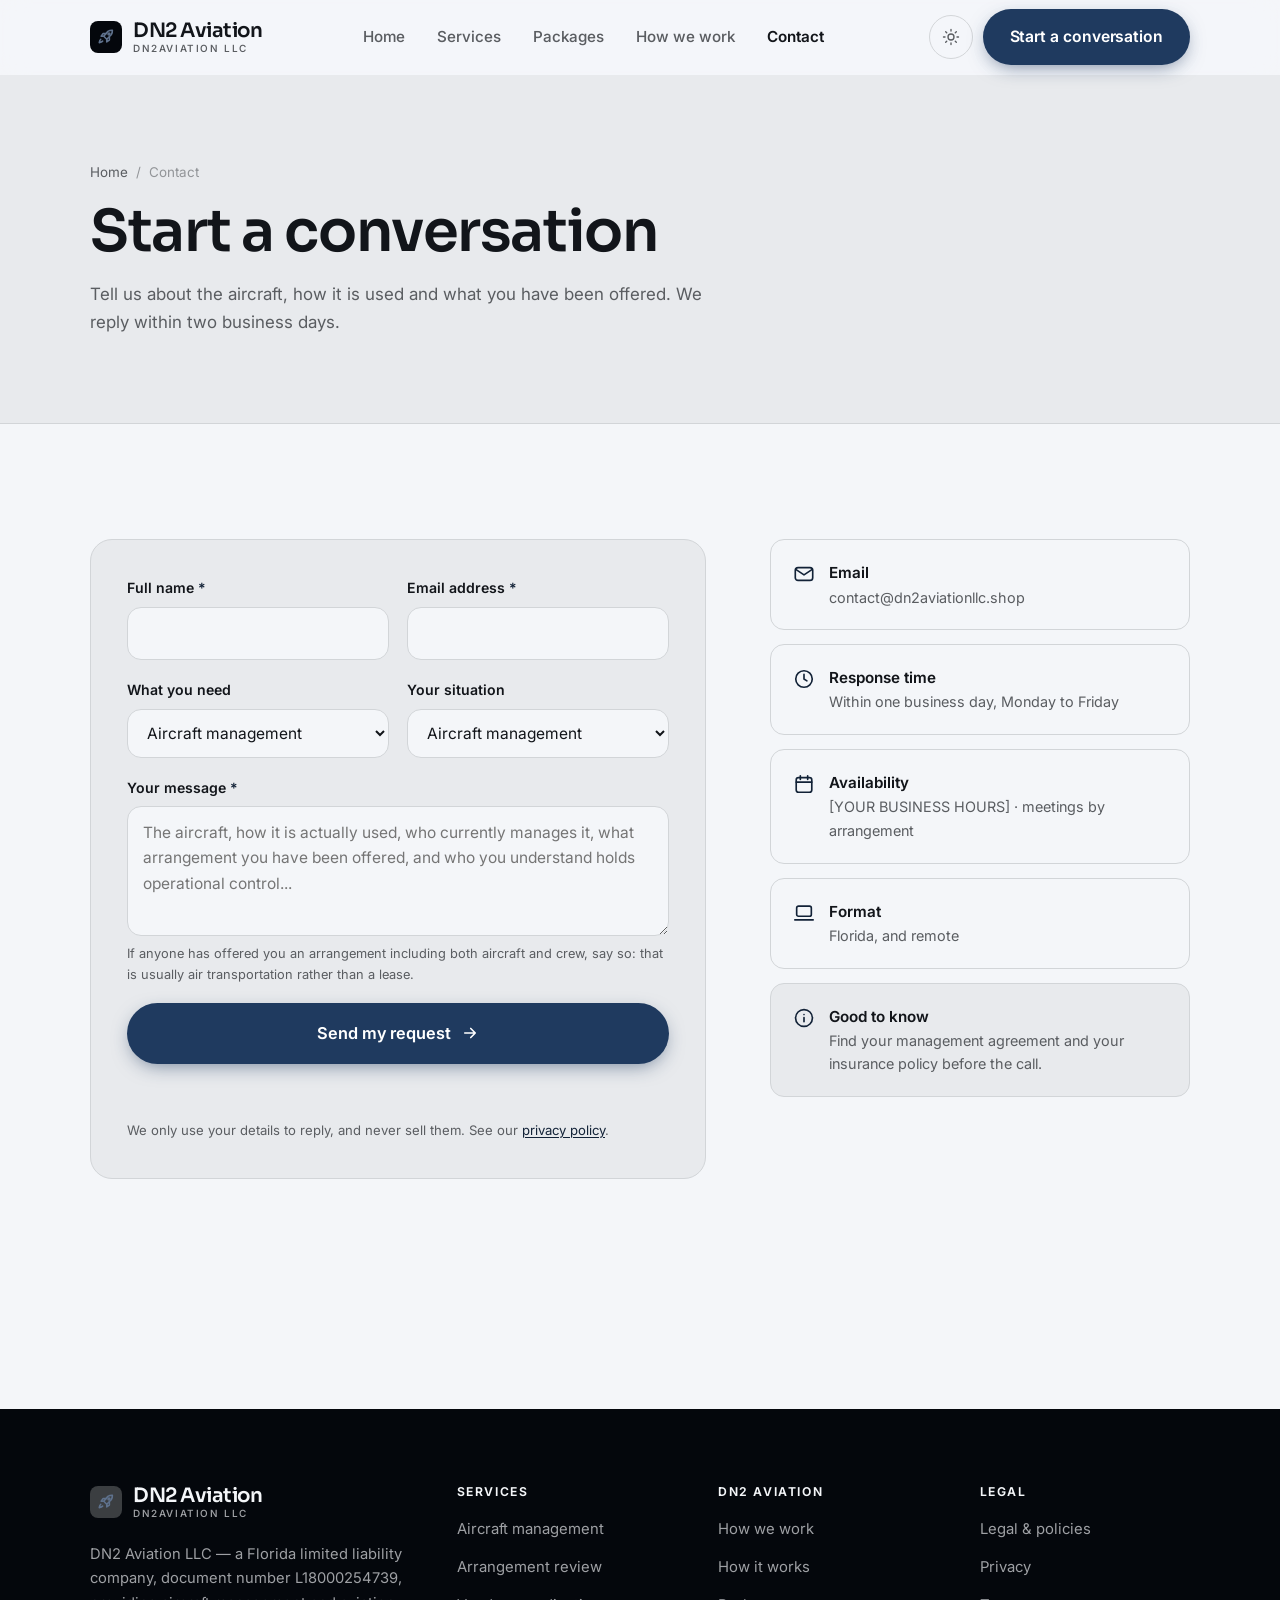
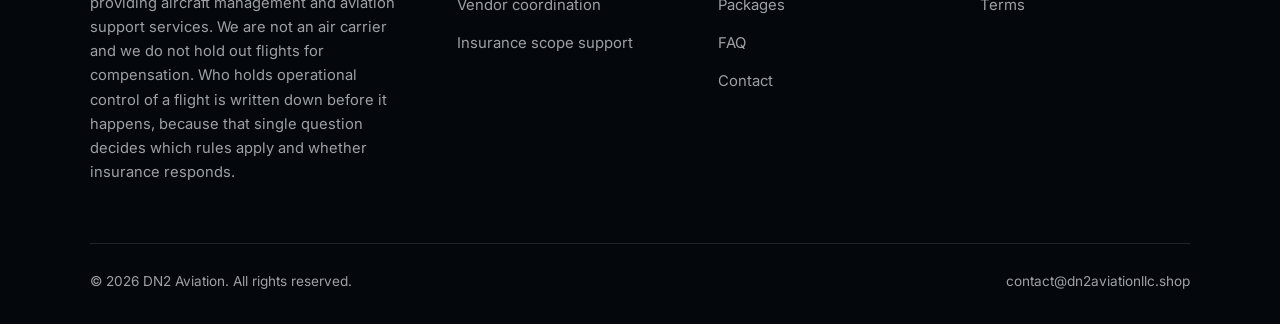
<file: contact.html>
<!DOCTYPE html>
<html lang="en" class="no-js">
<head>
<meta charset="utf-8">
<meta name="viewport" content="width=device-width, initial-scale=1">
<title>Contact — DN2 Aviation</title>
<meta name="description" content="Contact DN2 Aviation LLC about aircraft management or an arrangement review. We reply within two business days.">
<link rel="canonical" href="https://dn2aviationllc.shop/contact.html">

<meta property="og:type" content="website">
<meta property="og:url" content="https://dn2aviationllc.shop/contact.html">
<meta property="og:site_name" content="DN2 Aviation">
<meta property="og:locale" content="en_US">
<meta property="og:title" content="Contact — DN2 Aviation">
<meta property="og:description" content="Contact DN2 Aviation LLC about aircraft management or an arrangement review. We reply within two business days.">
<meta name="theme-color" content="#04070c">

<link rel="icon" href="assets/img/favicon.svg" type="image/svg+xml">
<link rel="preconnect" href="https://fonts.googleapis.com">
<link rel="preconnect" href="https://fonts.gstatic.com" crossorigin>
<link rel="stylesheet" href="https://fonts.googleapis.com/css2?family=Sora:wght@400;500;600;700&family=Inter:wght@400..700&display=swap">
<link rel="stylesheet" href="assets/css/style.css">

<!-- Thème appliqué avant le premier rendu (évite le flash) -->
<script>
document.documentElement.classList.remove('no-js');
(function(){try{var t=localStorage.getItem('site-theme');if(t){document.documentElement.setAttribute('data-theme',t);}}catch(e){}})();
</script>
</head>

<body>
<a class="skip-link" href="#main">Skip to main content</a>

<header class="site-header">
  <nav class="wrap nav" aria-label="Main navigation">
    <a class="brand" href="index.html">
      <svg class="brand__mark" viewBox="0 0 64 64" aria-hidden="true">
        <rect class="bm-bg" width="64" height="64" rx="16"/>
        <g class="bm-ic" transform="translate(14 14) scale(1.5)" fill="none" stroke-width="2.1" stroke-linecap="round" stroke-linejoin="round"><path d="M5 15c-1.5 1.3-2 4.5-2 4.5s3.2-.5 4.5-2M14.5 4.5c2.3-1.4 4.6-1.6 6-1.5.1 1.4-.1 3.7-1.5 6L13 15l-4-4z"/><path d="M9 11H5.5L8 7.5h4M13 15v3.5L16.5 16v-4"/><circle cx="16" cy="8" r="1.3"/></g>
      </svg>
      <span>DN2 Aviation<span class="brand__sub">DN2AVIATION LLC</span></span>
    </a>

    <ul class="nav__links" id="nav-links">
      <li><a href="index.html">Home</a></li>
      <li><a href="programs.html">Services</a></li>
      <li><a href="index.html#pricing">Packages</a></li>
      <li><a href="about.html">How we work</a></li>
      <li><a href="contact.html" aria-current="page">Contact</a></li>
      <li><a class="btn btn--primary" href="contact.html">Start a conversation</a></li>
    </ul>

    <div class="nav__cta">
      <button class="theme-toggle" type="button" aria-label="Switch to dark theme">
        <svg class="icon-sun" viewBox="0 0 24 24" fill="none" stroke="currentColor" stroke-width="1.8" stroke-linecap="round" aria-hidden="true"><circle cx="12" cy="12" r="4"/><path d="M12 2v2m0 16v2M2 12h2m16 0h2M4.9 4.9l1.4 1.4m11.4 11.4 1.4 1.4M19.1 4.9l-1.4 1.4M6.3 17.7l-1.4 1.4"/></svg>
        <svg class="icon-moon" viewBox="0 0 24 24" fill="none" stroke="currentColor" stroke-width="1.8" stroke-linecap="round" stroke-linejoin="round" aria-hidden="true"><path d="M21 12.8A9 9 0 1 1 11.2 3a7 7 0 0 0 9.8 9.8z"/></svg>
      </button>
      <a class="btn btn--primary" href="contact.html">Start a conversation</a>
      <button class="nav__toggle" type="button" aria-expanded="false" aria-controls="nav-links" aria-label="Open menu">
        <svg class="icon-open" viewBox="0 0 24 24" fill="none" stroke="currentColor" stroke-width="2" stroke-linecap="round" aria-hidden="true"><path d="M3 6h18M3 12h18M3 18h18"/></svg>
        <svg class="icon-close" viewBox="0 0 24 24" fill="none" stroke="currentColor" stroke-width="2" stroke-linecap="round" aria-hidden="true"><path d="M6 6l12 12M18 6L6 18"/></svg>
      </button>
    </div>
  </nav>
</header>

<main id="main">

<section class="page-head">
  <div class="wrap">
    <nav class="breadcrumb" aria-label="Breadcrumb">
      <a href="index.html">Home</a><span>/</span><span aria-current="page">Contact</span>
    </nav>
    <h1>Start a conversation</h1>
    <p>Tell us about the aircraft, how it is used and what you have been offered. We reply within two business days.</p>
  </div>
</section>

<section class="section wrap">
  <div class="form-layout">

    <!--
      FORM: the action attribute holds a placeholder id. Create a free form at
      https://formspree.io and replace VOTRE_ID_FORMSPREE. Until then, the button
      opens the visitor's email app with a pre-filled message to contact@dn2aviationllc.shop.
    -->
    <form class="form" id="contact-form" action="https://formspree.io/f/VOTRE_ID_FORMSPREE" method="POST"
          data-email="contact@dn2aviationllc.shop" data-subject="Aviation enquiry"
          data-msg-mail="Your email app will open with the message ready to send." data-msg-sending="Sending…"
          data-msg-ok="Thanks! Your message is on its way. We reply within one business day." data-msg-err="Sending failed. Please email us directly at">
      <div class="form__row">
        <div class="field">
          <label for="nom">Full name <span class="req" aria-hidden="true">*</span></label>
          <input type="text" id="nom" name="nom" autocomplete="name" required>
        </div>
        <div class="field">
          <label for="email">Email address <span class="req" aria-hidden="true">*</span></label>
          <input type="email" id="email" name="email" autocomplete="email" required>
        </div>
      </div>

      <div class="form__row">
        <div class="field">
          <label for="programme">What you need</label>
          <select id="programme" name="programme">
            <option>Aircraft management</option>
            <option>Arrangement review</option>
            <option>Vendor coordination</option>
            <option>Insurance scope support</option>
            <option>Not sure yet</option>
          </select>
        </div>
        <div class="field">
          <label for="niveau">Your situation</label>
          <select id="niveau" name="niveau">
            <option>Aircraft management</option>
            <option>An arrangement to review</option>
            <option>Vendor coordination</option>
            <option>An insurance question</option>
          </select>
        </div>
      </div>

      <div class="field">
        <label for="message">Your message <span class="req" aria-hidden="true">*</span></label>
        <textarea id="message" name="message" required placeholder="The aircraft, how it is actually used, who currently manages it, what arrangement you have been offered, and who you understand holds operational control..."></textarea>
        <span class="field__hint">If anyone has offered you an arrangement including both aircraft and crew, say so: that is usually air transportation rather than a lease.</span>
      </div>

      <!-- Bot trap: hidden from humans -->
      <div class="visually-hidden" aria-hidden="true">
        <label for="site-web">Leave this field empty</label>
        <input type="text" id="site-web" name="_gotcha" tabindex="-1" autocomplete="off">
      </div>

      <button class="btn btn--primary btn--lg" type="submit">Send my request <svg viewBox="0 0 24 24" fill="none" stroke="currentColor" stroke-width="2.2" stroke-linecap="round" stroke-linejoin="round" aria-hidden="true"><path d="M5 12h14M13 6l6 6-6 6"/></svg></button>

      <p id="form-status" class="form__status" role="status" aria-live="polite"></p>

      <p class="form__note">
        We only use your details to reply, and never sell them. See our <a href="legal.html#privacy">privacy policy</a>.
      </p>
    </form>

    <aside class="contact-aside">
      <div class="contact-card">
        <svg viewBox="0 0 24 24" fill="none" stroke="currentColor" stroke-width="1.8" stroke-linecap="round" stroke-linejoin="round" aria-hidden="true"><rect x="2.5" y="5" width="19" height="14" rx="3"/><path d="M3 7l9 6 9-6"/></svg>
        <div><b>Email</b><a href="mailto:contact@dn2aviationllc.shop">contact@dn2aviationllc.shop</a></div>
      </div>
      <div class="contact-card">
        <svg viewBox="0 0 24 24" fill="none" stroke="currentColor" stroke-width="1.8" stroke-linecap="round" stroke-linejoin="round" aria-hidden="true"><circle cx="12" cy="12" r="9"/><path d="M12 7v5l3.2 2"/></svg>
        <div><b>Response time</b><span>Within one business day, Monday to Friday</span></div>
      </div>
      <div class="contact-card">
        <svg viewBox="0 0 24 24" fill="none" stroke="currentColor" stroke-width="1.8" stroke-linecap="round" stroke-linejoin="round" aria-hidden="true"><rect x="3.5" y="5" width="17" height="16" rx="2.5"/><path d="M8 3v4M16 3v4M3.5 10h17"/></svg>
        <div><b>Availability</b><span>[YOUR BUSINESS HOURS] · meetings by arrangement</span></div>
      </div>
      <div class="contact-card">
        <svg viewBox="0 0 24 24" fill="none" stroke="currentColor" stroke-width="1.8" stroke-linecap="round" stroke-linejoin="round" aria-hidden="true"><rect x="4" y="4.5" width="16" height="11" rx="2"/><path d="M2 19.5h20"/></svg>
        <div><b>Format</b><span>Florida, and remote</span></div>
      </div>
      <div class="contact-card contact-card--soft">
        <svg viewBox="0 0 24 24" fill="none" stroke="currentColor" stroke-width="1.8" stroke-linecap="round" stroke-linejoin="round" aria-hidden="true"><circle cx="12" cy="12" r="9.2"/><path d="M12 16v-4.5M12 8.2v.1"/></svg>
        <div><b>Good to know</b><span>Find your management agreement and your insurance policy before the call.</span></div>
      </div>
    </aside>

  </div>
</section>

</main>

<footer class="site-footer">
  <div class="wrap">
    <div class="footer__grid">
      <div class="footer__brand">
        <a class="brand" href="index.html">
          <svg class="brand__mark" viewBox="0 0 64 64" aria-hidden="true">
        <rect class="bm-bg" width="64" height="64" rx="16"/>
        <g class="bm-ic" transform="translate(14 14) scale(1.5)" fill="none" stroke-width="2.1" stroke-linecap="round" stroke-linejoin="round"><path d="M5 15c-1.5 1.3-2 4.5-2 4.5s3.2-.5 4.5-2M14.5 4.5c2.3-1.4 4.6-1.6 6-1.5.1 1.4-.1 3.7-1.5 6L13 15l-4-4z"/><path d="M9 11H5.5L8 7.5h4M13 15v3.5L16.5 16v-4"/><circle cx="16" cy="8" r="1.3"/></g>
      </svg>
          <span>DN2 Aviation<span class="brand__sub">DN2AVIATION LLC</span></span>
        </a>
        <p>DN2 Aviation LLC — a Florida limited liability company, document number L18000254739, providing aircraft management and aviation support services. We are not an air carrier and we do not hold out flights for compensation. Who holds operational control of a flight is written down before it happens, because that single question decides which rules apply and whether insurance responds.</p>
      </div>

      <div class="footer__col">
        <h4>Services</h4>
        <ul>
          <li><a href="programs.html#management">Aircraft management</a></li>
          <li><a href="programs.html#compliance">Arrangement review</a></li>
          <li><a href="programs.html#vendors">Vendor coordination</a></li>
          <li><a href="programs.html#insurance">Insurance scope support</a></li>
        </ul>
      </div>

      <div class="footer__col">
        <h4>DN2 Aviation</h4>
        <ul>
          <li><a href="about.html">How we work</a></li>
          <li><a href="index.html#how-it-works">How it works</a></li>
          <li><a href="index.html#pricing">Packages</a></li>
          <li><a href="index.html#faq">FAQ</a></li>
          <li><a href="contact.html">Contact</a></li>
        </ul>
      </div>

      <div class="footer__col">
        <h4>Legal</h4>
        <ul>
          <li><a href="legal.html">Legal &amp; policies</a></li>
          <li><a href="legal.html#privacy">Privacy</a></li>
          <li><a href="legal.html#terms">Terms</a></li>
        </ul>
      </div>
    </div>

    <div class="footer__bottom">
      <p>© <span data-year>2026</span> DN2 Aviation. All rights reserved.</p>
      <p><a href="mailto:contact@dn2aviationllc.shop">contact@dn2aviationllc.shop</a></p>
    </div>
  </div>
</footer>

<script src="assets/js/main.js" defer></script>
</body>
</html>
</file>
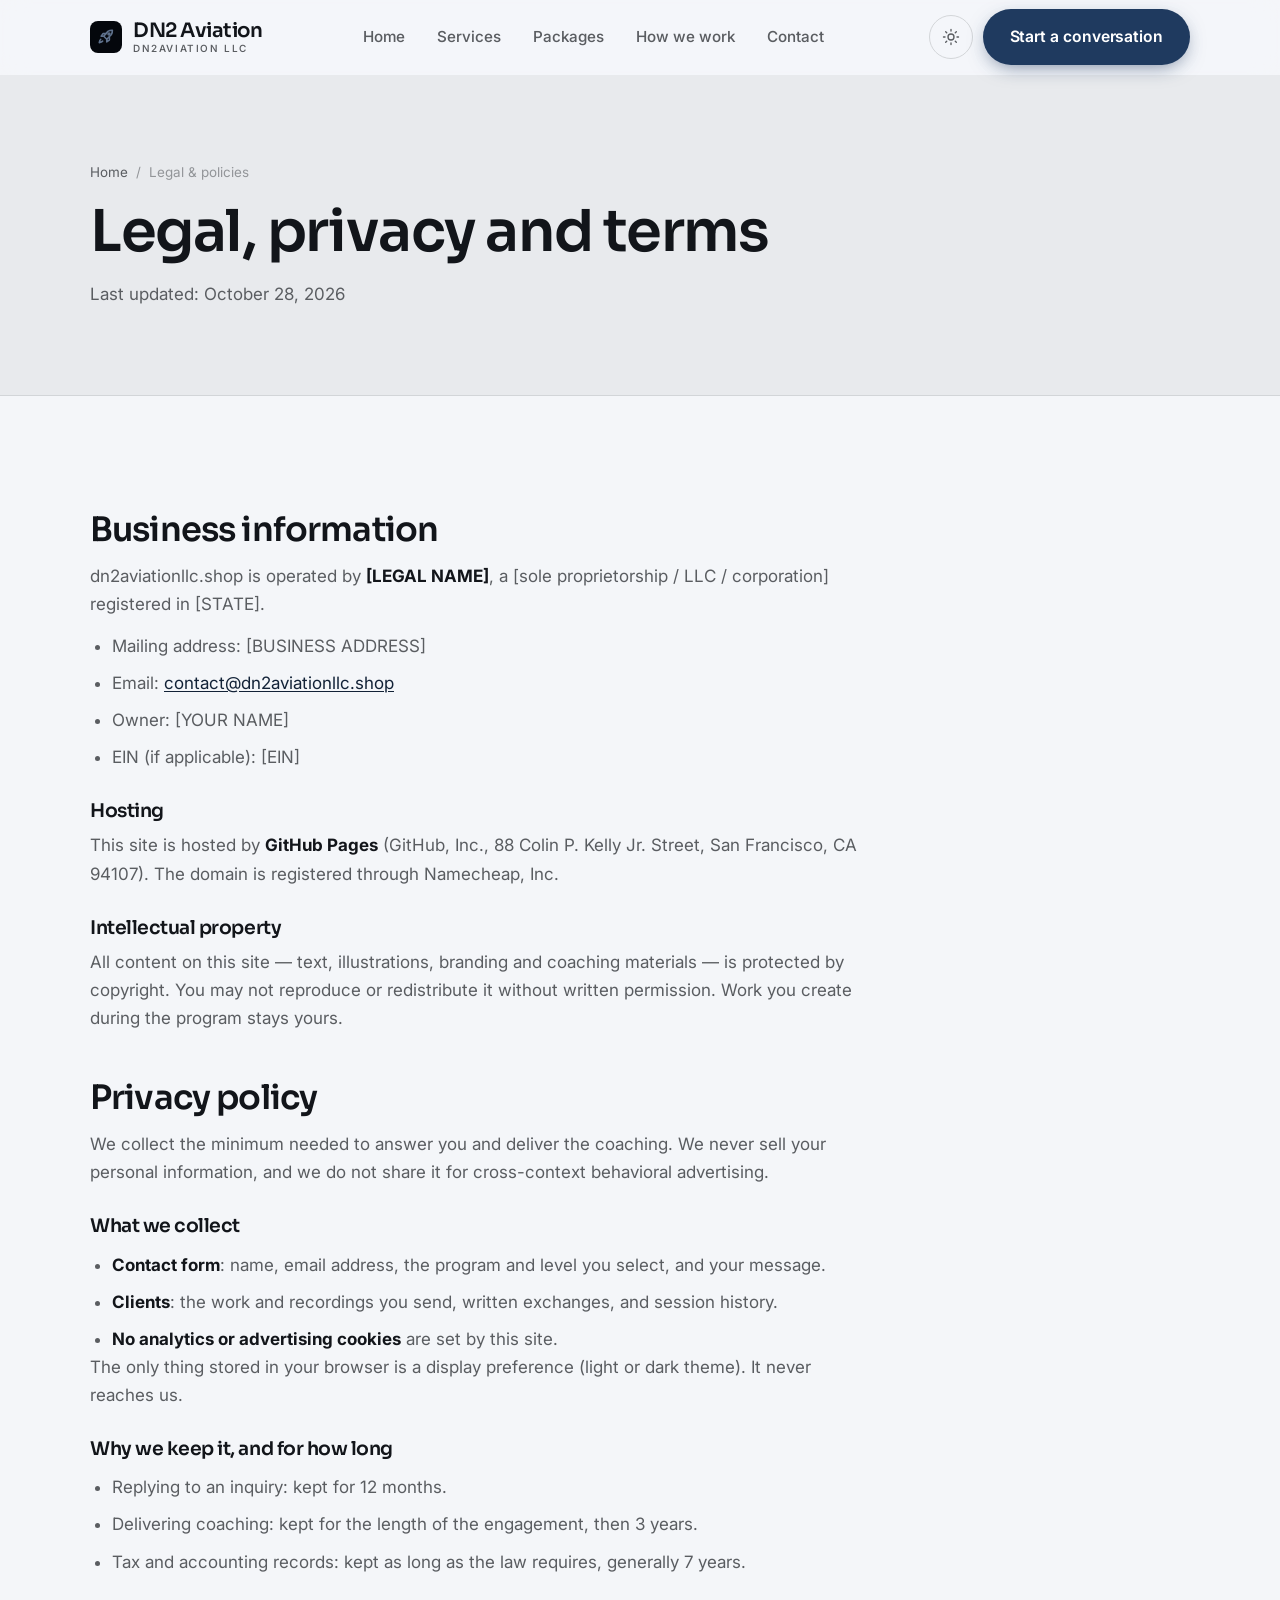
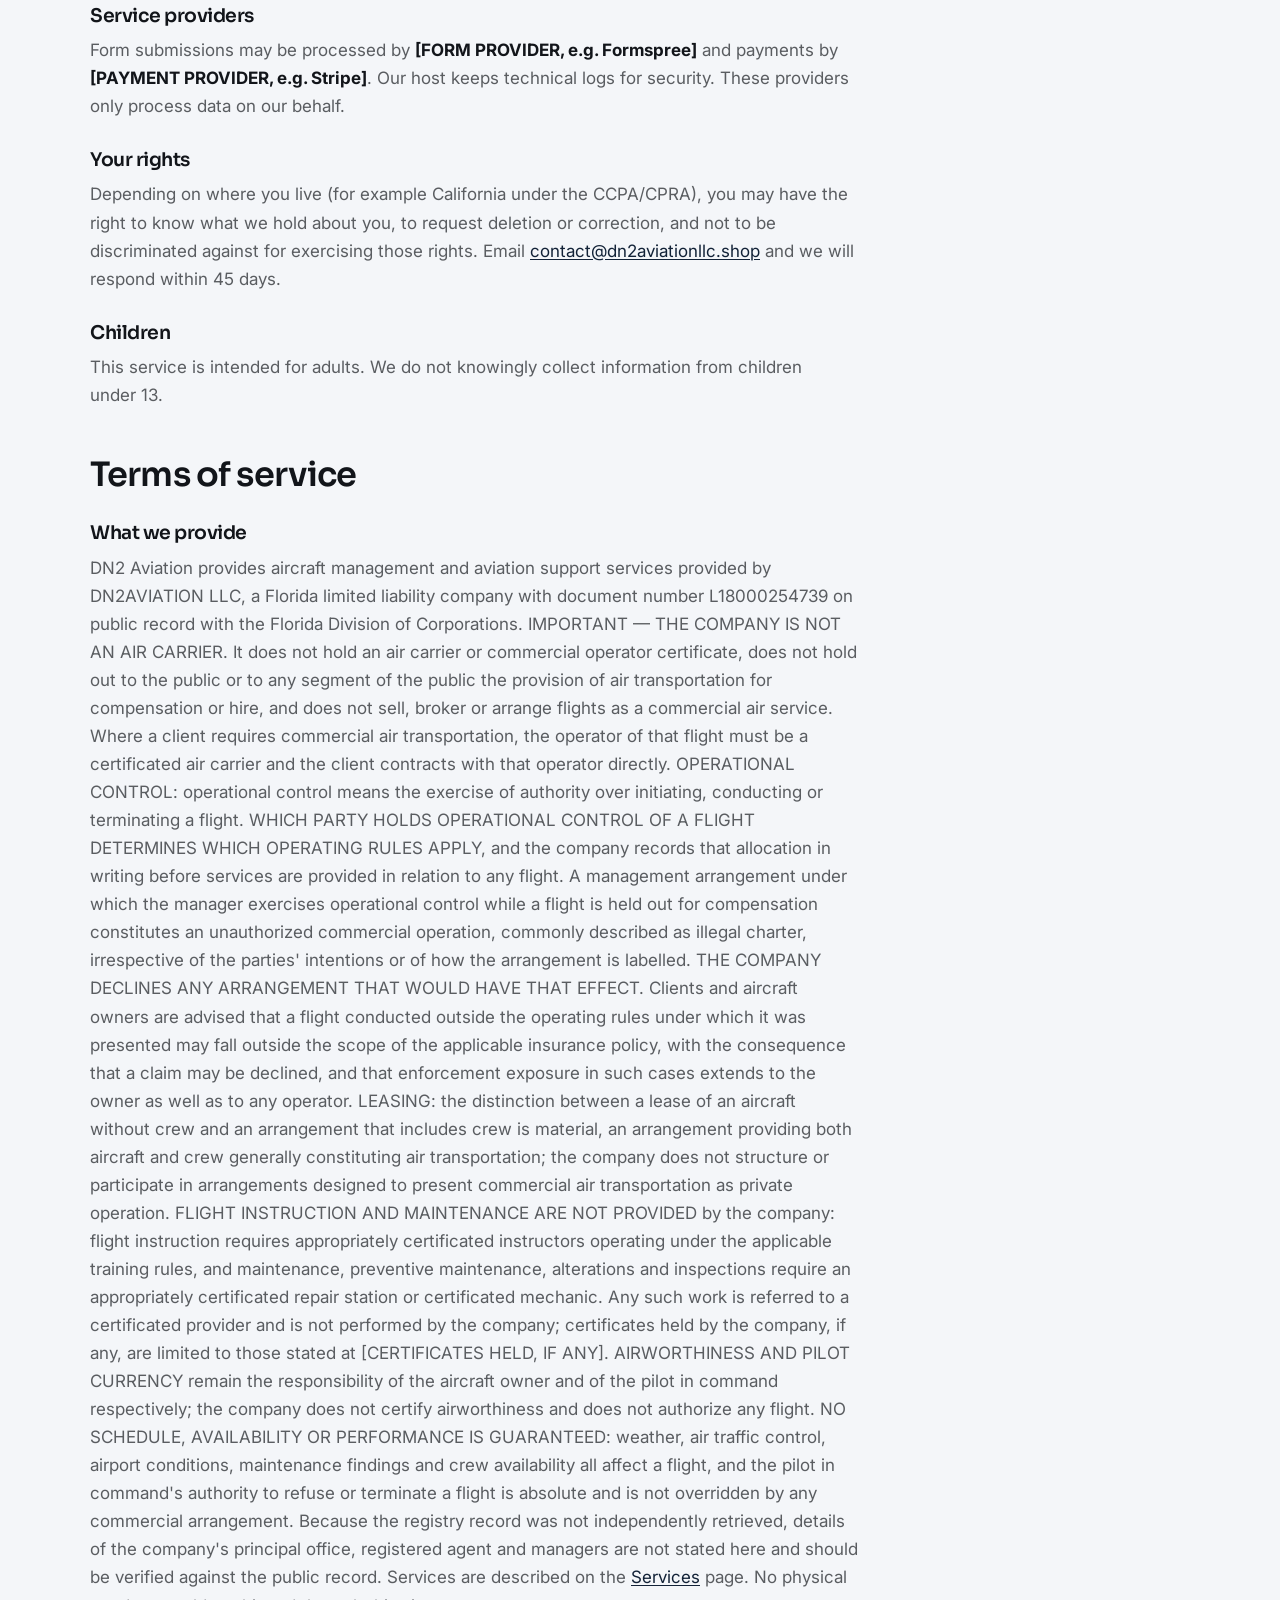
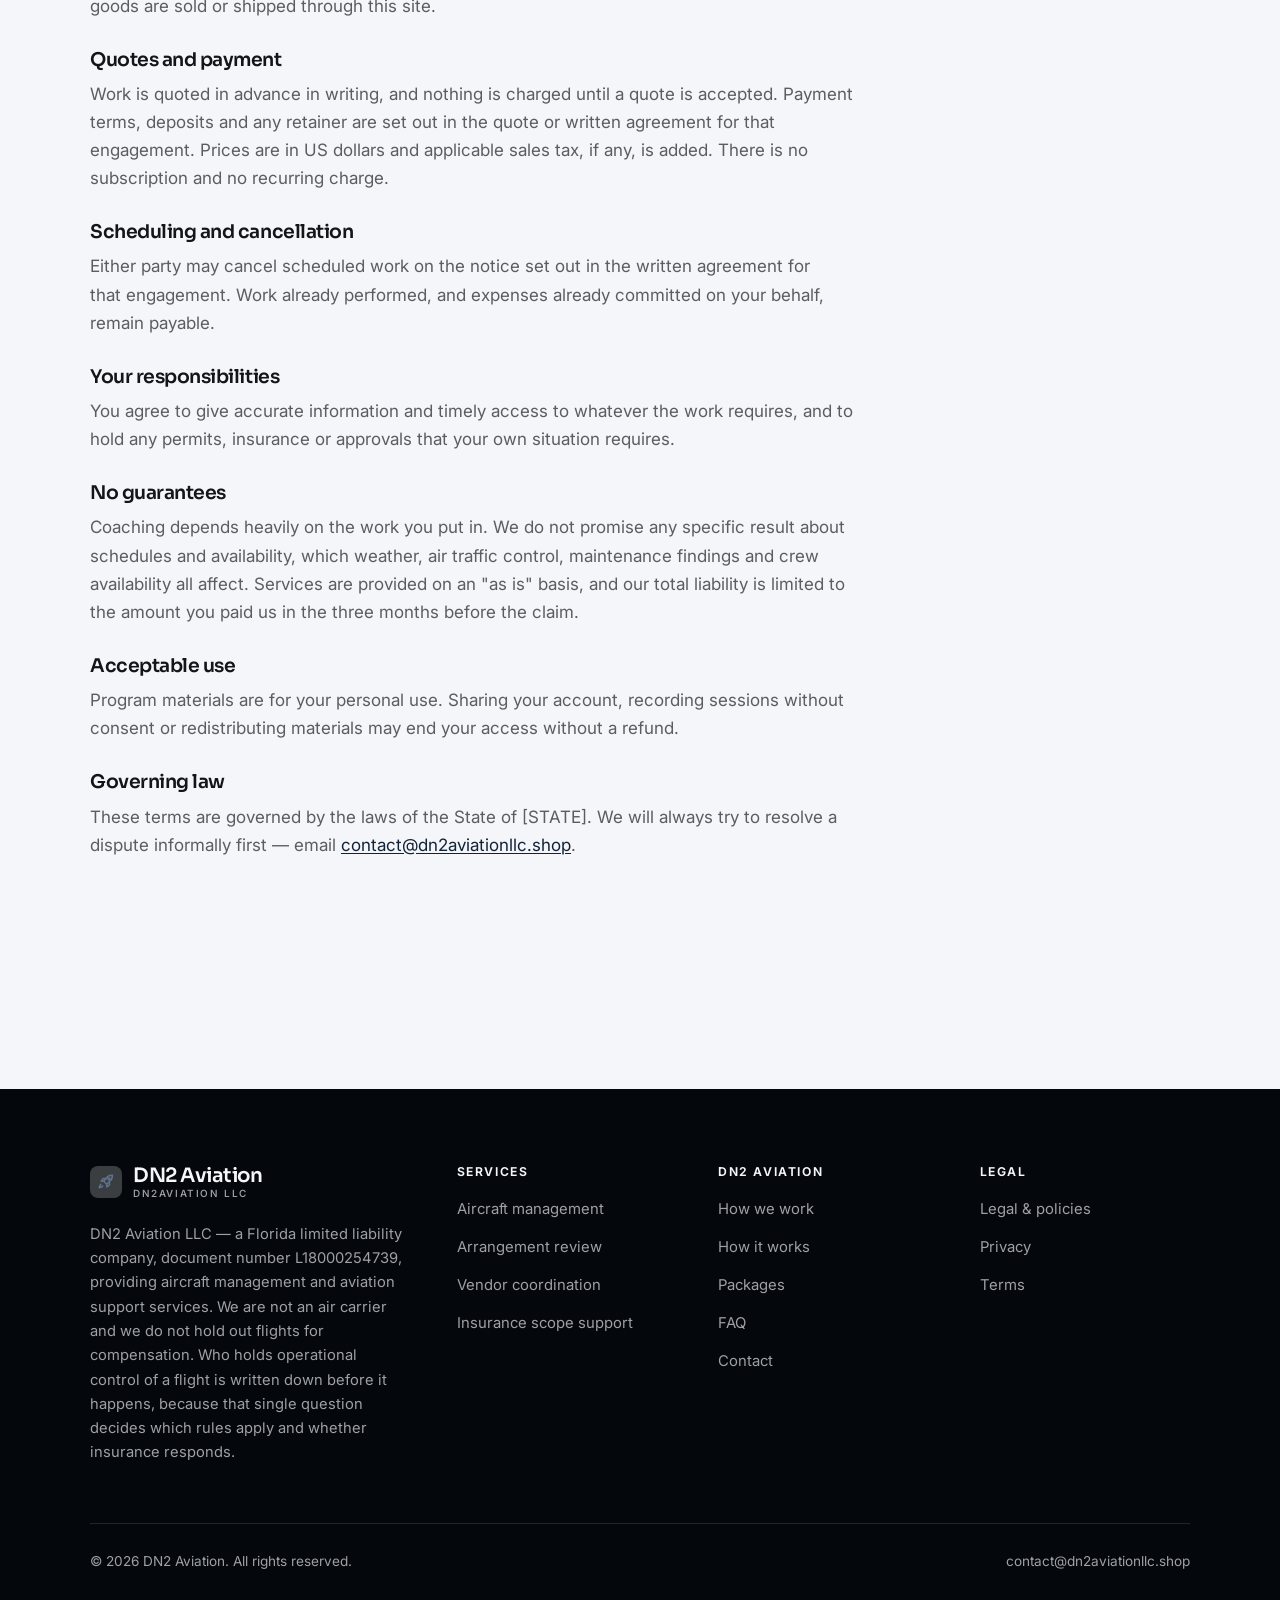
<file: legal.html>
<!DOCTYPE html>
<html lang="en" class="no-js">
<head>
<meta charset="utf-8">
<meta name="viewport" content="width=device-width, initial-scale=1">
<title>Legal, privacy and terms — DN2 Aviation</title>
<meta name="description" content="Business information, privacy policy and terms of service for DN2 Aviation.">
<meta name="robots" content="noindex">

<meta property="og:type" content="website">
<meta property="og:url" content="https://dn2aviationllc.shop/legal.html">
<meta property="og:site_name" content="DN2 Aviation">
<meta property="og:locale" content="en_US">
<meta property="og:title" content="Legal, privacy and terms — DN2 Aviation">
<meta property="og:description" content="Business information, privacy policy and terms of service for DN2 Aviation.">
<meta name="theme-color" content="#04070c">

<link rel="icon" href="assets/img/favicon.svg" type="image/svg+xml">
<link rel="preconnect" href="https://fonts.googleapis.com">
<link rel="preconnect" href="https://fonts.gstatic.com" crossorigin>
<link rel="stylesheet" href="https://fonts.googleapis.com/css2?family=Sora:wght@400;500;600;700&family=Inter:wght@400..700&display=swap">
<link rel="stylesheet" href="assets/css/style.css">

<!-- Thème appliqué avant le premier rendu (évite le flash) -->
<script>
document.documentElement.classList.remove('no-js');
(function(){try{var t=localStorage.getItem('site-theme');if(t){document.documentElement.setAttribute('data-theme',t);}}catch(e){}})();
</script>
</head>

<body>
<a class="skip-link" href="#main">Skip to main content</a>

<header class="site-header">
  <nav class="wrap nav" aria-label="Main navigation">
    <a class="brand" href="index.html">
      <svg class="brand__mark" viewBox="0 0 64 64" aria-hidden="true">
        <rect class="bm-bg" width="64" height="64" rx="16"/>
        <g class="bm-ic" transform="translate(14 14) scale(1.5)" fill="none" stroke-width="2.1" stroke-linecap="round" stroke-linejoin="round"><path d="M5 15c-1.5 1.3-2 4.5-2 4.5s3.2-.5 4.5-2M14.5 4.5c2.3-1.4 4.6-1.6 6-1.5.1 1.4-.1 3.7-1.5 6L13 15l-4-4z"/><path d="M9 11H5.5L8 7.5h4M13 15v3.5L16.5 16v-4"/><circle cx="16" cy="8" r="1.3"/></g>
      </svg>
      <span>DN2 Aviation<span class="brand__sub">DN2AVIATION LLC</span></span>
    </a>

    <ul class="nav__links" id="nav-links">
      <li><a href="index.html">Home</a></li>
      <li><a href="programs.html">Services</a></li>
      <li><a href="index.html#pricing">Packages</a></li>
      <li><a href="about.html">How we work</a></li>
      <li><a href="contact.html">Contact</a></li>
      <li><a class="btn btn--primary" href="contact.html">Start a conversation</a></li>
    </ul>

    <div class="nav__cta">
      <button class="theme-toggle" type="button" aria-label="Switch to dark theme">
        <svg class="icon-sun" viewBox="0 0 24 24" fill="none" stroke="currentColor" stroke-width="1.8" stroke-linecap="round" aria-hidden="true"><circle cx="12" cy="12" r="4"/><path d="M12 2v2m0 16v2M2 12h2m16 0h2M4.9 4.9l1.4 1.4m11.4 11.4 1.4 1.4M19.1 4.9l-1.4 1.4M6.3 17.7l-1.4 1.4"/></svg>
        <svg class="icon-moon" viewBox="0 0 24 24" fill="none" stroke="currentColor" stroke-width="1.8" stroke-linecap="round" stroke-linejoin="round" aria-hidden="true"><path d="M21 12.8A9 9 0 1 1 11.2 3a7 7 0 0 0 9.8 9.8z"/></svg>
      </button>
      <a class="btn btn--primary" href="contact.html">Start a conversation</a>
      <button class="nav__toggle" type="button" aria-expanded="false" aria-controls="nav-links" aria-label="Open menu">
        <svg class="icon-open" viewBox="0 0 24 24" fill="none" stroke="currentColor" stroke-width="2" stroke-linecap="round" aria-hidden="true"><path d="M3 6h18M3 12h18M3 18h18"/></svg>
        <svg class="icon-close" viewBox="0 0 24 24" fill="none" stroke="currentColor" stroke-width="2" stroke-linecap="round" aria-hidden="true"><path d="M6 6l12 12M18 6L6 18"/></svg>
      </button>
    </div>
  </nav>
</header>

<main id="main">

<section class="page-head">
  <div class="wrap">
    <nav class="breadcrumb" aria-label="Breadcrumb">
      <a href="index.html">Home</a><span>/</span><span aria-current="page">Legal &amp; policies</span>
    </nav>
    <h1>Legal, privacy and terms</h1>
    <p>Last updated: <time datetime="2026-10-28">October 28, 2026</time></p>
  </div>
</section>

<section class="section wrap">
  <div class="prose">

    <!--
      TO DO: this is a skeleton, not legal advice. Replace every [BRACKET] with
      your real details before selling, and have a lawyer review it if you can.
      Consumer protection rules differ by state.
    -->

    <h2 id="business">Business information</h2>
    <p>
      dn2aviationllc.shop is operated by <strong>[LEGAL NAME]</strong>, a [sole proprietorship / LLC / corporation]
      registered in [STATE].
    </p>
    <ul>
      <li>Mailing address: [BUSINESS ADDRESS]</li>
      <li>Email: <a href="mailto:contact@dn2aviationllc.shop">contact@dn2aviationllc.shop</a></li>
      <li>Owner: [YOUR NAME]</li>
      <li>EIN (if applicable): [EIN]</li>
    </ul>

    <h3>Hosting</h3>
    <p>
      This site is hosted by <strong>GitHub Pages</strong> (GitHub, Inc., 88 Colin P. Kelly Jr. Street,
      San Francisco, CA 94107). The domain is registered through Namecheap, Inc.
    </p>

    <h3>Intellectual property</h3>
    <p>
      All content on this site — text, illustrations, branding and coaching materials — is protected by
      copyright. You may not reproduce or redistribute it without written permission. Work you create during
      the program stays yours.
    </p>

    <h2 id="privacy">Privacy policy</h2>
    <p>
      We collect the minimum needed to answer you and deliver the coaching. We never sell your personal
      information, and we do not share it for cross-context behavioral advertising.
    </p>
    <h3>What we collect</h3>
    <ul>
      <li><strong>Contact form</strong>: name, email address, the program and level you select, and your message.</li>
      <li><strong>Clients</strong>: the work and recordings you send, written exchanges, and session history.</li>
      <li><strong>No analytics or advertising cookies</strong> are set by this site.</li>
    </ul>
    <p>
      The only thing stored in your browser is a display preference (light or dark theme). It never reaches us.
    </p>
    <h3>Why we keep it, and for how long</h3>
    <ul>
      <li>Replying to an inquiry: kept for 12 months.</li>
      <li>Delivering coaching: kept for the length of the engagement, then 3 years.</li>
      <li>Tax and accounting records: kept as long as the law requires, generally 7 years.</li>
    </ul>
    <h3>Service providers</h3>
    <p>
      Form submissions may be processed by <strong>[FORM PROVIDER, e.g. Formspree]</strong> and payments by
      <strong>[PAYMENT PROVIDER, e.g. Stripe]</strong>. Our host keeps technical logs for security. These
      providers only process data on our behalf.
    </p>
    <h3>Your rights</h3>
    <p>
      Depending on where you live (for example California under the CCPA/CPRA), you may have the right to
      know what we hold about you, to request deletion or correction, and not to be discriminated against for
      exercising those rights. Email <a href="mailto:contact@dn2aviationllc.shop">contact@dn2aviationllc.shop</a> and we will respond within 45 days.
    </p>
    <h3>Children</h3>
    <p>
      This service is intended for adults. We do not knowingly collect information from children under 13.
    </p>

    <h2 id="terms">Terms of service</h2>
    <h3>What we provide</h3>
    <p>
      DN2 Aviation provides aircraft management and aviation support services provided by DN2AVIATION LLC, a Florida limited liability company with document number L18000254739 on public record with the Florida Division of Corporations. IMPORTANT — THE COMPANY IS NOT AN AIR CARRIER. It does not hold an air carrier or commercial operator certificate, does not hold out to the public or to any segment of the public the provision of air transportation for compensation or hire, and does not sell, broker or arrange flights as a commercial air service. Where a client requires commercial air transportation, the operator of that flight must be a certificated air carrier and the client contracts with that operator directly. OPERATIONAL CONTROL: operational control means the exercise of authority over initiating, conducting or terminating a flight. WHICH PARTY HOLDS OPERATIONAL CONTROL OF A FLIGHT DETERMINES WHICH OPERATING RULES APPLY, and the company records that allocation in writing before services are provided in relation to any flight. A management arrangement under which the manager exercises operational control while a flight is held out for compensation constitutes an unauthorized commercial operation, commonly described as illegal charter, irrespective of the parties' intentions or of how the arrangement is labelled. THE COMPANY DECLINES ANY ARRANGEMENT THAT WOULD HAVE THAT EFFECT. Clients and aircraft owners are advised that a flight conducted outside the operating rules under which it was presented may fall outside the scope of the applicable insurance policy, with the consequence that a claim may be declined, and that enforcement exposure in such cases extends to the owner as well as to any operator. LEASING: the distinction between a lease of an aircraft without crew and an arrangement that includes crew is material, an arrangement providing both aircraft and crew generally constituting air transportation; the company does not structure or participate in arrangements designed to present commercial air transportation as private operation. FLIGHT INSTRUCTION AND MAINTENANCE ARE NOT PROVIDED by the company: flight instruction requires appropriately certificated instructors operating under the applicable training rules, and maintenance, preventive maintenance, alterations and inspections require an appropriately certificated repair station or certificated mechanic. Any such work is referred to a certificated provider and is not performed by the company; certificates held by the company, if any, are limited to those stated at [CERTIFICATES HELD, IF ANY]. AIRWORTHINESS AND PILOT CURRENCY remain the responsibility of the aircraft owner and of the pilot in command respectively; the company does not certify airworthiness and does not authorize any flight. NO SCHEDULE, AVAILABILITY OR PERFORMANCE IS GUARANTEED: weather, air traffic control, airport conditions, maintenance findings and crew availability all affect a flight, and the pilot in command's authority to refuse or terminate a flight is absolute and is not overridden by any commercial arrangement. Because the registry record was not independently retrieved, details of the company's principal office, registered agent and managers are not stated here and should be verified against the public record. Services are described on the
      <a href="programs.html">Services</a> page. No physical goods are sold or shipped through this site.
    </p>
    <h3>Quotes and payment</h3>
    <p>
      Work is quoted in advance in writing, and nothing is charged until a quote is accepted. Payment terms,
      deposits and any retainer are set out in the quote or written agreement for that engagement. Prices are in
      US dollars and applicable sales tax, if any, is added. There is no subscription and no recurring charge.
    </p>
    <h3>Scheduling and cancellation</h3>
    <p>
      Either party may cancel scheduled work on the notice set out in the written agreement for that engagement.
      Work already performed, and expenses already committed on your behalf, remain payable.
    </p>
    <h3>Your responsibilities</h3>
    <p>
      You agree to give accurate information and timely access to whatever the work requires, and to hold any
      permits, insurance or approvals that your own situation requires.
    </p>

    <h3>No guarantees</h3>
    <p>
      Coaching depends heavily on the work you put in. We do not promise any specific result
      about schedules and availability, which weather, air traffic control, maintenance findings and crew availability all affect. Services are provided on an "as is" basis, and our total
      liability is limited to the amount you paid us in the three months before the claim.
    </p>
    <h3>Acceptable use</h3>
    <p>
      Program materials are for your personal use. Sharing your account, recording sessions without consent
      or redistributing materials may end your access without a refund.
    </p>
    <h3>Governing law</h3>
    <p>
      These terms are governed by the laws of the State of [STATE]. We will always try to resolve a dispute
      informally first — email <a href="mailto:contact@dn2aviationllc.shop">contact@dn2aviationllc.shop</a>.
    </p>

  </div>
</section>

</main>

<footer class="site-footer">
  <div class="wrap">
    <div class="footer__grid">
      <div class="footer__brand">
        <a class="brand" href="index.html">
          <svg class="brand__mark" viewBox="0 0 64 64" aria-hidden="true">
        <rect class="bm-bg" width="64" height="64" rx="16"/>
        <g class="bm-ic" transform="translate(14 14) scale(1.5)" fill="none" stroke-width="2.1" stroke-linecap="round" stroke-linejoin="round"><path d="M5 15c-1.5 1.3-2 4.5-2 4.5s3.2-.5 4.5-2M14.5 4.5c2.3-1.4 4.6-1.6 6-1.5.1 1.4-.1 3.7-1.5 6L13 15l-4-4z"/><path d="M9 11H5.5L8 7.5h4M13 15v3.5L16.5 16v-4"/><circle cx="16" cy="8" r="1.3"/></g>
      </svg>
          <span>DN2 Aviation<span class="brand__sub">DN2AVIATION LLC</span></span>
        </a>
        <p>DN2 Aviation LLC — a Florida limited liability company, document number L18000254739, providing aircraft management and aviation support services. We are not an air carrier and we do not hold out flights for compensation. Who holds operational control of a flight is written down before it happens, because that single question decides which rules apply and whether insurance responds.</p>
      </div>

      <div class="footer__col">
        <h4>Services</h4>
        <ul>
          <li><a href="programs.html#management">Aircraft management</a></li>
          <li><a href="programs.html#compliance">Arrangement review</a></li>
          <li><a href="programs.html#vendors">Vendor coordination</a></li>
          <li><a href="programs.html#insurance">Insurance scope support</a></li>
        </ul>
      </div>

      <div class="footer__col">
        <h4>DN2 Aviation</h4>
        <ul>
          <li><a href="about.html">How we work</a></li>
          <li><a href="index.html#how-it-works">How it works</a></li>
          <li><a href="index.html#pricing">Packages</a></li>
          <li><a href="index.html#faq">FAQ</a></li>
          <li><a href="contact.html">Contact</a></li>
        </ul>
      </div>

      <div class="footer__col">
        <h4>Legal</h4>
        <ul>
          <li><a href="legal.html">Legal &amp; policies</a></li>
          <li><a href="legal.html#privacy">Privacy</a></li>
          <li><a href="legal.html#terms">Terms</a></li>
        </ul>
      </div>
    </div>

    <div class="footer__bottom">
      <p>© <span data-year>2026</span> DN2 Aviation. All rights reserved.</p>
      <p><a href="mailto:contact@dn2aviationllc.shop">contact@dn2aviationllc.shop</a></p>
    </div>
  </div>
</footer>

<script src="assets/js/main.js" defer></script>
</body>
</html>
</file>
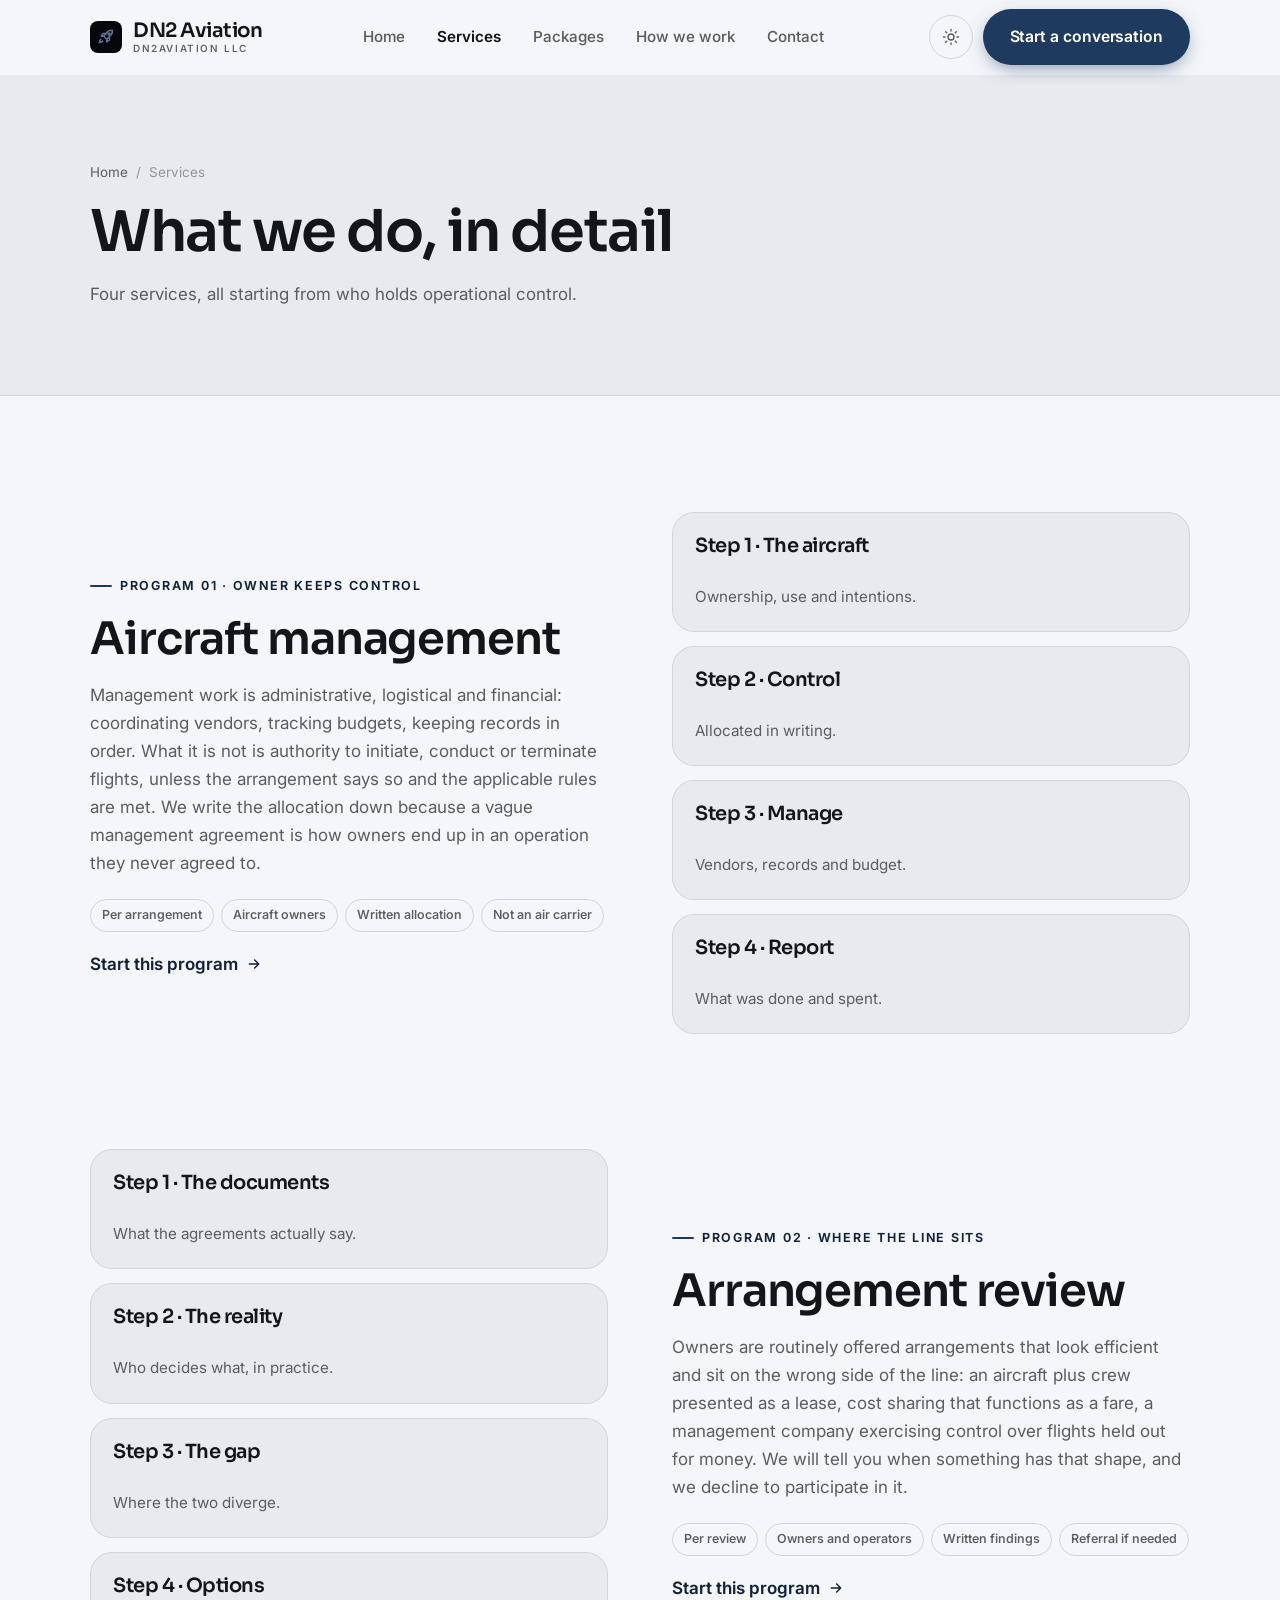
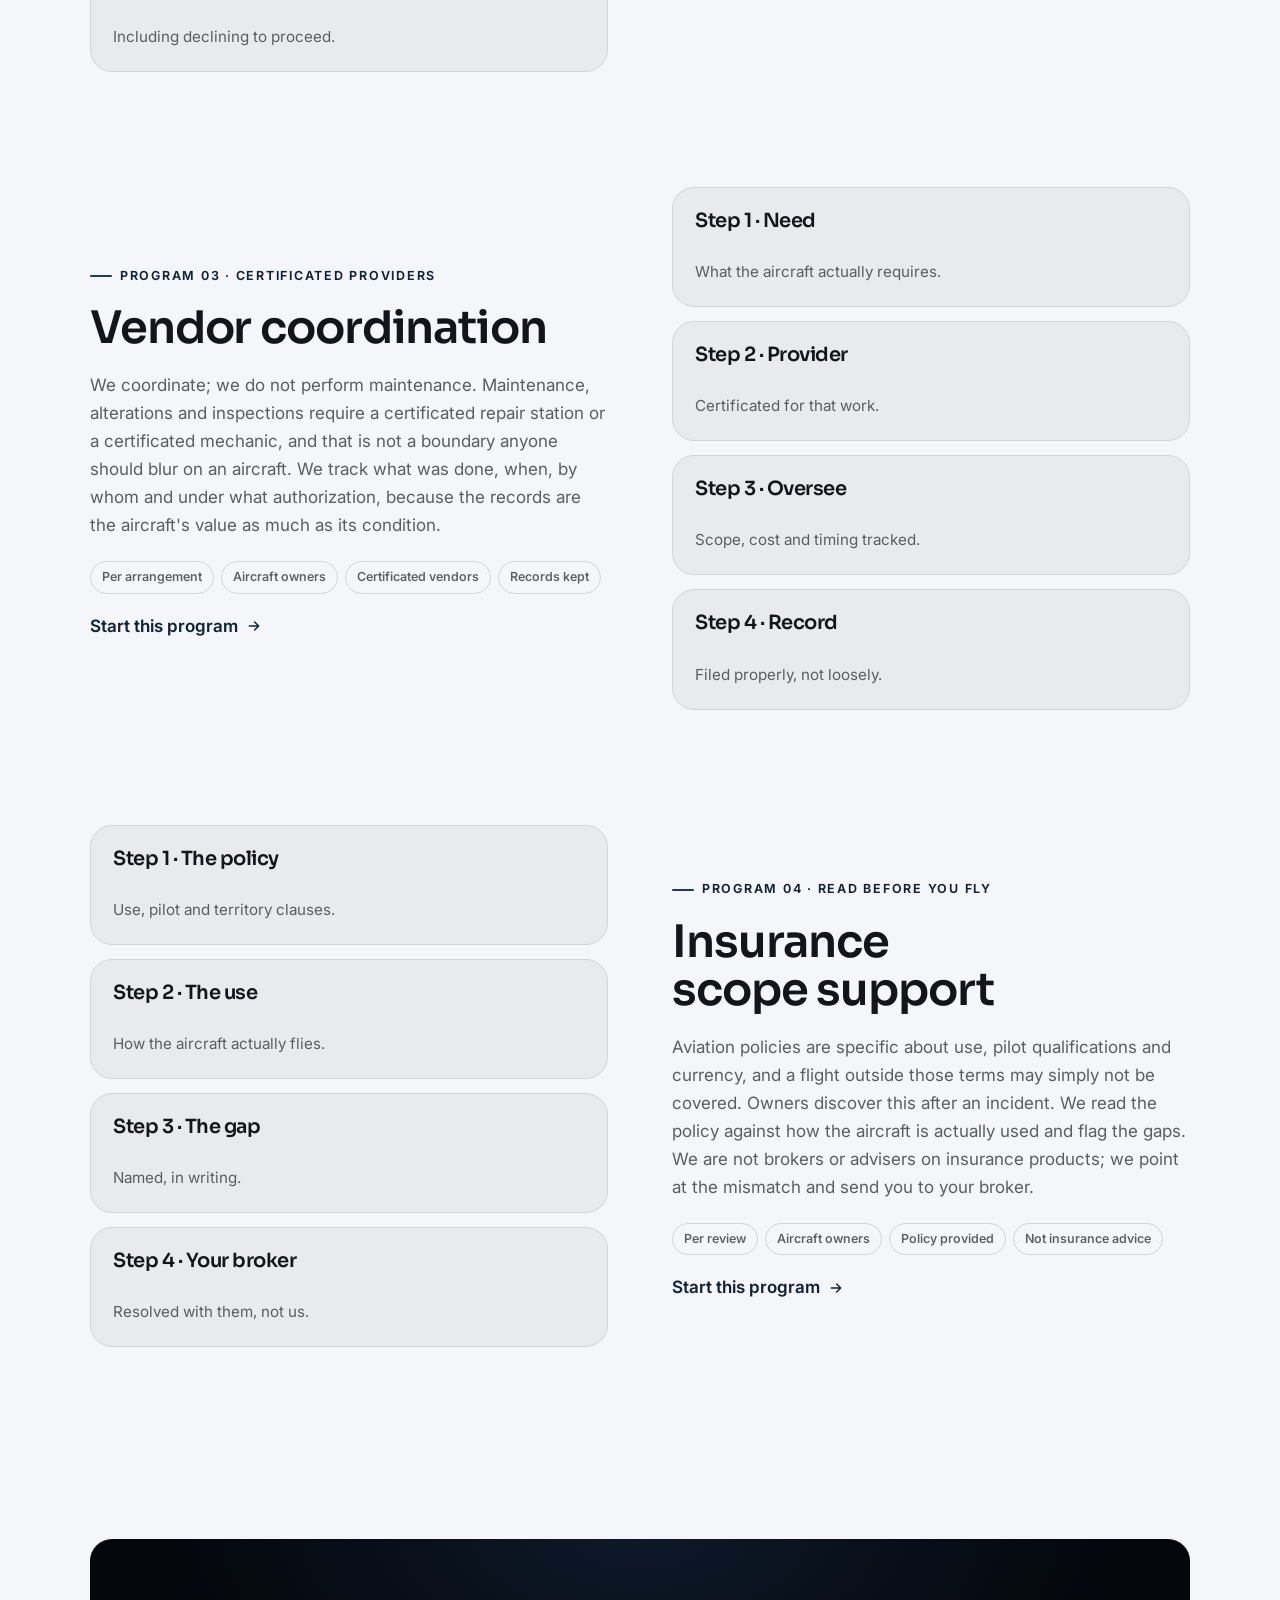
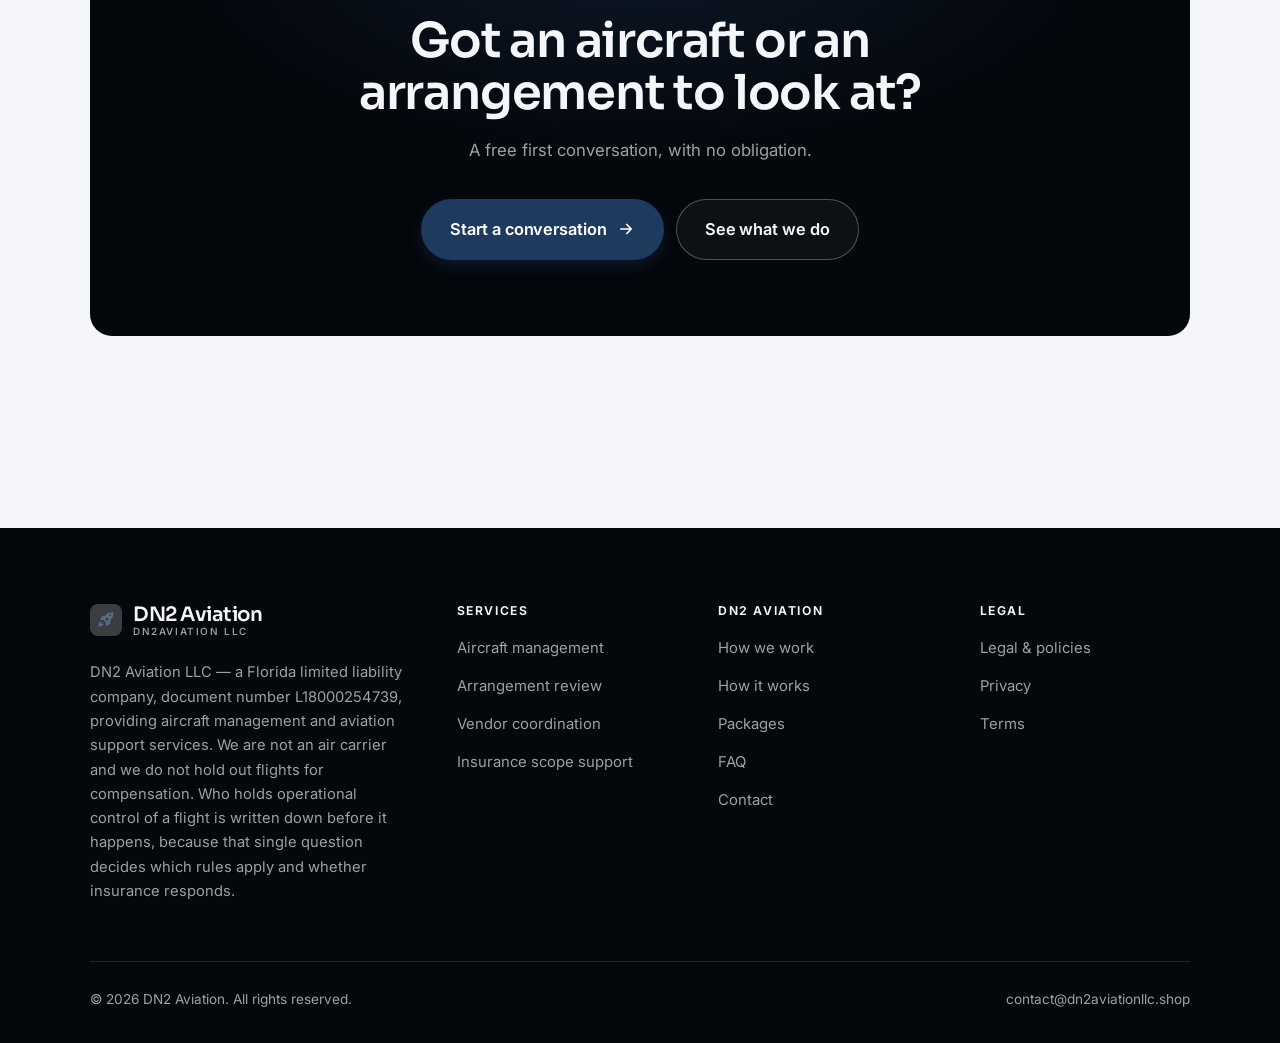
<file: programs.html>
<!DOCTYPE html>
<html lang="en" class="no-js">
<head>
<meta charset="utf-8">
<meta name="viewport" content="width=device-width, initial-scale=1">
<title>Services — DN2 Aviation</title>
<meta name="description" content="What DN2 Aviation LLC does: aircraft management, arrangement review, vendor coordination, and insurance scope support.">
<link rel="canonical" href="https://dn2aviationllc.shop/programs.html">

<meta property="og:type" content="website">
<meta property="og:url" content="https://dn2aviationllc.shop/programs.html">
<meta property="og:site_name" content="DN2 Aviation">
<meta property="og:locale" content="en_US">
<meta property="og:title" content="Services — DN2 Aviation">
<meta property="og:description" content="What DN2 Aviation LLC does: aircraft management, arrangement review, vendor coordination, and insurance scope support.">
<meta name="theme-color" content="#04070c">

<link rel="icon" href="assets/img/favicon.svg" type="image/svg+xml">
<link rel="preconnect" href="https://fonts.googleapis.com">
<link rel="preconnect" href="https://fonts.gstatic.com" crossorigin>
<link rel="stylesheet" href="https://fonts.googleapis.com/css2?family=Sora:wght@400;500;600;700&family=Inter:wght@400..700&display=swap">
<link rel="stylesheet" href="assets/css/style.css">

<!-- Thème appliqué avant le premier rendu (évite le flash) -->
<script>
document.documentElement.classList.remove('no-js');
(function(){try{var t=localStorage.getItem('site-theme');if(t){document.documentElement.setAttribute('data-theme',t);}}catch(e){}})();
</script>
</head>

<body>
<a class="skip-link" href="#main">Skip to main content</a>

<header class="site-header">
  <nav class="wrap nav" aria-label="Main navigation">
    <a class="brand" href="index.html">
      <svg class="brand__mark" viewBox="0 0 64 64" aria-hidden="true">
        <rect class="bm-bg" width="64" height="64" rx="16"/>
        <g class="bm-ic" transform="translate(14 14) scale(1.5)" fill="none" stroke-width="2.1" stroke-linecap="round" stroke-linejoin="round"><path d="M5 15c-1.5 1.3-2 4.5-2 4.5s3.2-.5 4.5-2M14.5 4.5c2.3-1.4 4.6-1.6 6-1.5.1 1.4-.1 3.7-1.5 6L13 15l-4-4z"/><path d="M9 11H5.5L8 7.5h4M13 15v3.5L16.5 16v-4"/><circle cx="16" cy="8" r="1.3"/></g>
      </svg>
      <span>DN2 Aviation<span class="brand__sub">DN2AVIATION LLC</span></span>
    </a>

    <ul class="nav__links" id="nav-links">
      <li><a href="index.html">Home</a></li>
      <li><a href="programs.html" aria-current="page">Services</a></li>
      <li><a href="index.html#pricing">Packages</a></li>
      <li><a href="about.html">How we work</a></li>
      <li><a href="contact.html">Contact</a></li>
      <li><a class="btn btn--primary" href="contact.html">Start a conversation</a></li>
    </ul>

    <div class="nav__cta">
      <button class="theme-toggle" type="button" aria-label="Switch to dark theme">
        <svg class="icon-sun" viewBox="0 0 24 24" fill="none" stroke="currentColor" stroke-width="1.8" stroke-linecap="round" aria-hidden="true"><circle cx="12" cy="12" r="4"/><path d="M12 2v2m0 16v2M2 12h2m16 0h2M4.9 4.9l1.4 1.4m11.4 11.4 1.4 1.4M19.1 4.9l-1.4 1.4M6.3 17.7l-1.4 1.4"/></svg>
        <svg class="icon-moon" viewBox="0 0 24 24" fill="none" stroke="currentColor" stroke-width="1.8" stroke-linecap="round" stroke-linejoin="round" aria-hidden="true"><path d="M21 12.8A9 9 0 1 1 11.2 3a7 7 0 0 0 9.8 9.8z"/></svg>
      </button>
      <a class="btn btn--primary" href="contact.html">Start a conversation</a>
      <button class="nav__toggle" type="button" aria-expanded="false" aria-controls="nav-links" aria-label="Open menu">
        <svg class="icon-open" viewBox="0 0 24 24" fill="none" stroke="currentColor" stroke-width="2" stroke-linecap="round" aria-hidden="true"><path d="M3 6h18M3 12h18M3 18h18"/></svg>
        <svg class="icon-close" viewBox="0 0 24 24" fill="none" stroke="currentColor" stroke-width="2" stroke-linecap="round" aria-hidden="true"><path d="M6 6l12 12M18 6L6 18"/></svg>
      </button>
    </div>
  </nav>
</header>

<main id="main">

<section class="page-head">
  <div class="wrap">
    <nav class="breadcrumb" aria-label="Breadcrumb">
      <a href="index.html">Home</a><span>/</span><span aria-current="page">Services</span>
    </nav>
    <h1>What we do, in detail</h1>
    <p>Four services, all starting from who holds operational control.</p>
  </div>
</section>

<section class="section wrap" id="management">
  <div class="split reveal">
    <div>
      <span class="eyebrow">Program 01 · Owner keeps control</span>
      <h2>Aircraft management</h2>
      <p>Management work is administrative, logistical and financial: coordinating vendors, tracking budgets, keeping records in order. What it is not is authority to initiate, conduct or terminate flights, unless the arrangement says so and the applicable rules are met. We write the allocation down because a vague management agreement is how owners end up in an operation they never agreed to.</p>
      <ul class="tags"><li>Per arrangement</li><li>Aircraft owners</li><li>Written allocation</li><li>Not an air carrier</li></ul>
      <p><a class="arrow-link" href="contact.html">Start this program <svg viewBox="0 0 24 24" fill="none" stroke="currentColor" stroke-width="2.2" stroke-linecap="round" stroke-linejoin="round" aria-hidden="true"><path d="M5 12h14M13 6l6 6-6 6"/></svg></a></p>
    </div>
    <div class="grid grid--2 grid--tight">
      <article class="card card--sm">
        <h3>Step 1 · The aircraft</h3>
        <p>Ownership, use and intentions.</p>
      </article>
      <article class="card card--sm">
        <h3>Step 2 · Control</h3>
        <p>Allocated in writing.</p>
      </article>
      <article class="card card--sm">
        <h3>Step 3 · Manage</h3>
        <p>Vendors, records and budget.</p>
      </article>
      <article class="card card--sm">
        <h3>Step 4 · Report</h3>
        <p>What was done and spent.</p>
      </article>
    </div>
  </div>
</section>

<section class="section section--flush wrap" id="compliance">
  <div class="split reveal">
    <div class="grid grid--2 grid--tight">
      <article class="card card--sm">
        <h3>Step 1 · The documents</h3>
        <p>What the agreements actually say.</p>
      </article>
      <article class="card card--sm">
        <h3>Step 2 · The reality</h3>
        <p>Who decides what, in practice.</p>
      </article>
      <article class="card card--sm">
        <h3>Step 3 · The gap</h3>
        <p>Where the two diverge.</p>
      </article>
      <article class="card card--sm">
        <h3>Step 4 · Options</h3>
        <p>Including declining to proceed.</p>
      </article>
    </div>
    <div>
      <span class="eyebrow">Program 02 · Where the line sits</span>
      <h2>Arrangement review</h2>
      <p>Owners are routinely offered arrangements that look efficient and sit on the wrong side of the line: an aircraft plus crew presented as a lease, cost sharing that functions as a fare, a management company exercising control over flights held out for money. We will tell you when something has that shape, and we decline to participate in it.</p>
      <ul class="tags"><li>Per review</li><li>Owners and operators</li><li>Written findings</li><li>Referral if needed</li></ul>
      <p><a class="arrow-link" href="contact.html">Start this program <svg viewBox="0 0 24 24" fill="none" stroke="currentColor" stroke-width="2.2" stroke-linecap="round" stroke-linejoin="round" aria-hidden="true"><path d="M5 12h14M13 6l6 6-6 6"/></svg></a></p>
    </div>
  </div>
</section>

<section class="section section--flush wrap" id="vendors">
  <div class="split reveal">
    <div>
      <span class="eyebrow">Program 03 · Certificated providers</span>
      <h2>Vendor coordination</h2>
      <p>We coordinate; we do not perform maintenance. Maintenance, alterations and inspections require a certificated repair station or a certificated mechanic, and that is not a boundary anyone should blur on an aircraft. We track what was done, when, by whom and under what authorization, because the records are the aircraft's value as much as its condition.</p>
      <ul class="tags"><li>Per arrangement</li><li>Aircraft owners</li><li>Certificated vendors</li><li>Records kept</li></ul>
      <p><a class="arrow-link" href="contact.html">Start this program <svg viewBox="0 0 24 24" fill="none" stroke="currentColor" stroke-width="2.2" stroke-linecap="round" stroke-linejoin="round" aria-hidden="true"><path d="M5 12h14M13 6l6 6-6 6"/></svg></a></p>
    </div>
    <div class="grid grid--2 grid--tight">
      <article class="card card--sm">
        <h3>Step 1 · Need</h3>
        <p>What the aircraft actually requires.</p>
      </article>
      <article class="card card--sm">
        <h3>Step 2 · Provider</h3>
        <p>Certificated for that work.</p>
      </article>
      <article class="card card--sm">
        <h3>Step 3 · Oversee</h3>
        <p>Scope, cost and timing tracked.</p>
      </article>
      <article class="card card--sm">
        <h3>Step 4 · Record</h3>
        <p>Filed properly, not loosely.</p>
      </article>
    </div>
  </div>
</section>

<section class="section section--flush wrap" id="insurance">
  <div class="split reveal">
    <div class="grid grid--2 grid--tight">
      <article class="card card--sm">
        <h3>Step 1 · The policy</h3>
        <p>Use, pilot and territory clauses.</p>
      </article>
      <article class="card card--sm">
        <h3>Step 2 · The use</h3>
        <p>How the aircraft actually flies.</p>
      </article>
      <article class="card card--sm">
        <h3>Step 3 · The gap</h3>
        <p>Named, in writing.</p>
      </article>
      <article class="card card--sm">
        <h3>Step 4 · Your broker</h3>
        <p>Resolved with them, not us.</p>
      </article>
    </div>
    <div>
      <span class="eyebrow">Program 04 · Read before you fly</span>
      <h2>Insurance scope support</h2>
      <p>Aviation policies are specific about use, pilot qualifications and currency, and a flight outside those terms may simply not be covered. Owners discover this after an incident. We read the policy against how the aircraft is actually used and flag the gaps. We are not brokers or advisers on insurance products; we point at the mismatch and send you to your broker.</p>
      <ul class="tags"><li>Per review</li><li>Aircraft owners</li><li>Policy provided</li><li>Not insurance advice</li></ul>
      <p><a class="arrow-link" href="contact.html">Start this program <svg viewBox="0 0 24 24" fill="none" stroke="currentColor" stroke-width="2.2" stroke-linecap="round" stroke-linejoin="round" aria-hidden="true"><path d="M5 12h14M13 6l6 6-6 6"/></svg></a></p>
    </div>
  </div>
</section>

<section class="wrap section--tight">
  <div class="cta-band reveal">
    <h2>Got an aircraft or an arrangement to look at?</h2>
    <p>A free first conversation, with no obligation.</p>
    <div class="hero__actions">
      <a class="btn btn--primary btn--lg" href="contact.html">Start a conversation <svg viewBox="0 0 24 24" fill="none" stroke="currentColor" stroke-width="2.2" stroke-linecap="round" stroke-linejoin="round" aria-hidden="true"><path d="M5 12h14M13 6l6 6-6 6"/></svg></a>
      <a class="btn btn--on-dark btn--lg" href="programs.html">See what we do</a>
    </div>
  </div>
</section>

</main>

<footer class="site-footer">
  <div class="wrap">
    <div class="footer__grid">
      <div class="footer__brand">
        <a class="brand" href="index.html">
          <svg class="brand__mark" viewBox="0 0 64 64" aria-hidden="true">
        <rect class="bm-bg" width="64" height="64" rx="16"/>
        <g class="bm-ic" transform="translate(14 14) scale(1.5)" fill="none" stroke-width="2.1" stroke-linecap="round" stroke-linejoin="round"><path d="M5 15c-1.5 1.3-2 4.5-2 4.5s3.2-.5 4.5-2M14.5 4.5c2.3-1.4 4.6-1.6 6-1.5.1 1.4-.1 3.7-1.5 6L13 15l-4-4z"/><path d="M9 11H5.5L8 7.5h4M13 15v3.5L16.5 16v-4"/><circle cx="16" cy="8" r="1.3"/></g>
      </svg>
          <span>DN2 Aviation<span class="brand__sub">DN2AVIATION LLC</span></span>
        </a>
        <p>DN2 Aviation LLC — a Florida limited liability company, document number L18000254739, providing aircraft management and aviation support services. We are not an air carrier and we do not hold out flights for compensation. Who holds operational control of a flight is written down before it happens, because that single question decides which rules apply and whether insurance responds.</p>
      </div>

      <div class="footer__col">
        <h4>Services</h4>
        <ul>
          <li><a href="programs.html#management">Aircraft management</a></li>
          <li><a href="programs.html#compliance">Arrangement review</a></li>
          <li><a href="programs.html#vendors">Vendor coordination</a></li>
          <li><a href="programs.html#insurance">Insurance scope support</a></li>
        </ul>
      </div>

      <div class="footer__col">
        <h4>DN2 Aviation</h4>
        <ul>
          <li><a href="about.html">How we work</a></li>
          <li><a href="index.html#how-it-works">How it works</a></li>
          <li><a href="index.html#pricing">Packages</a></li>
          <li><a href="index.html#faq">FAQ</a></li>
          <li><a href="contact.html">Contact</a></li>
        </ul>
      </div>

      <div class="footer__col">
        <h4>Legal</h4>
        <ul>
          <li><a href="legal.html">Legal &amp; policies</a></li>
          <li><a href="legal.html#privacy">Privacy</a></li>
          <li><a href="legal.html#terms">Terms</a></li>
        </ul>
      </div>
    </div>

    <div class="footer__bottom">
      <p>© <span data-year>2026</span> DN2 Aviation. All rights reserved.</p>
      <p><a href="mailto:contact@dn2aviationllc.shop">contact@dn2aviationllc.shop</a></p>
    </div>
  </div>
</footer>

<script src="assets/js/main.js" defer></script>
</body>
</html>
</file>
<file: assets/css/style.css>
/* DN2 Aviation — couleurs et polices de la marque.
   Modifier ces valeurs suffit à changer l'identité visuelle de tout le site. */
:root {
  --c-accent:    #1f3a5f;
  --c-on-accent: #ffffff;
  --c-ink:       #04070c;
  --c-paper:     #f4f6f9;

  --accent-ink-light: color-mix(in srgb, var(--c-accent) 58%, black);
  --accent-on-dark:   color-mix(in srgb, var(--c-accent) 72%, white);

  --font-display: "Sora", system-ui, -apple-system, "Segoe UI", sans-serif;
  --font-body: "Inter", system-ui, -apple-system, "Segoe UI", sans-serif;
  --display-weight: 600;
  --display-tracking: -.025em;
}

/* ==========================================================================
   Feuille de style commune aux sites de coaching
   Les couleurs de marque (--c-accent, --c-on-accent, --c-ink, --c-paper) et
   les polices sont définies juste au-dessus, par site. Tout le reste en dérive.
   ========================================================================== */

/* --------------------------------------------------------------------------
   1. Tokens dérivés
   -------------------------------------------------------------------------- */

:root {
  /* Thème clair */
  --paper:      var(--c-paper);
  --paper-2:    color-mix(in srgb, var(--c-paper) 95%, var(--c-ink));
  --paper-3:    color-mix(in srgb, var(--c-paper) 89%, var(--c-ink));
  --line:       color-mix(in srgb, var(--c-paper) 86%, var(--c-ink));
  --text:       color-mix(in srgb, var(--c-ink) 94%, var(--c-paper));
  --muted:      color-mix(in srgb, var(--c-ink) 64%, var(--c-paper));
  --accent:     var(--c-accent);
  --accent-600: color-mix(in srgb, var(--c-accent) 86%, black);
  --accent-ink: var(--accent-ink-light);
  --on-accent:  var(--c-on-accent);
  --ink:        var(--c-ink);
  --ink-soft:   color-mix(in srgb, var(--c-ink) 90%, white);
  --on-ink:     var(--c-paper);
  --on-ink-mut: color-mix(in srgb, var(--c-paper) 64%, var(--c-ink));
  --brand-bg:   var(--c-ink);

  /* Rayons */
  --r-sm: 8px;
  --r-md: 14px;
  --r-lg: 22px;
  --r-full: 999px;

  /* Ombres */
  --sh-1: 0 1px 2px rgba(0, 0, 0, .05), 0 2px 8px rgba(0, 0, 0, .04);
  --sh-2: 0 2px 4px rgba(0, 0, 0, .05), 0 12px 32px rgba(0, 0, 0, .09);
  --sh-3: 0 4px 8px rgba(0, 0, 0, .06), 0 24px 56px rgba(0, 0, 0, .14);

  /* Rythme */
  --gutter: clamp(16px, 4vw, 40px);
  --maxw: 1180px;
  --section-y: clamp(64px, 9vw, 124px);

  --ease: cubic-bezier(.22, .61, .36, 1);
}

/* Thème sombre — suit le système, sauf si l'utilisateur a choisi « clair » */
@media (prefers-color-scheme: dark) {
  :root:not([data-theme="light"]) {
    --paper:      var(--c-ink);
    --paper-2:    color-mix(in srgb, var(--c-ink) 92%, white);
    --paper-3:    color-mix(in srgb, var(--c-ink) 86%, white);
    --line:       color-mix(in srgb, var(--c-ink) 80%, white);
    --text:       color-mix(in srgb, var(--c-paper) 94%, var(--c-ink));
    --muted:      color-mix(in srgb, var(--c-paper) 66%, var(--c-ink));
    --accent-ink: var(--accent-on-dark);
    --ink:        color-mix(in srgb, var(--c-ink) 72%, black);
    --brand-bg:   color-mix(in srgb, var(--c-ink) 80%, white);
    --sh-1: 0 1px 2px rgba(0, 0, 0, .4), 0 2px 8px rgba(0, 0, 0, .3);
    --sh-2: 0 2px 4px rgba(0, 0, 0, .4), 0 12px 32px rgba(0, 0, 0, .45);
    --sh-3: 0 4px 8px rgba(0, 0, 0, .45), 0 24px 56px rgba(0, 0, 0, .55);
  }
}

/* Thème sombre — choix explicite */
:root[data-theme="dark"] {
  --paper:      var(--c-ink);
  --paper-2:    color-mix(in srgb, var(--c-ink) 92%, white);
  --paper-3:    color-mix(in srgb, var(--c-ink) 86%, white);
  --line:       color-mix(in srgb, var(--c-ink) 80%, white);
  --text:       color-mix(in srgb, var(--c-paper) 94%, var(--c-ink));
  --muted:      color-mix(in srgb, var(--c-paper) 66%, var(--c-ink));
  --accent-ink: var(--accent-on-dark);
  --ink:        color-mix(in srgb, var(--c-ink) 72%, black);
  --brand-bg:   color-mix(in srgb, var(--c-ink) 80%, white);
  --sh-1: 0 1px 2px rgba(0, 0, 0, .4), 0 2px 8px rgba(0, 0, 0, .3);
  --sh-2: 0 2px 4px rgba(0, 0, 0, .4), 0 12px 32px rgba(0, 0, 0, .45);
  --sh-3: 0 4px 8px rgba(0, 0, 0, .45), 0 24px 56px rgba(0, 0, 0, .55);
}

/* --------------------------------------------------------------------------
   2. Reset / base
   -------------------------------------------------------------------------- */

*, *::before, *::after { box-sizing: border-box; }

* { margin: 0; }

html {
  -webkit-text-size-adjust: 100%;
  scroll-behavior: smooth;
  scroll-padding-top: 88px;
}

body {
  background: var(--paper);
  color: var(--text);
  font-family: var(--font-body);
  font-size: 17px;
  line-height: 1.65;
  -webkit-font-smoothing: antialiased;
  text-rendering: optimizeLegibility;
  overflow-x: hidden;
}

img, svg, video { display: block; max-width: 100%; height: auto; }

a { color: inherit; text-decoration: none; }

button, input, textarea, select { font: inherit; color: inherit; }

h1, h2, h3, h4 {
  font-family: var(--font-display);
  font-weight: var(--display-weight);
  line-height: 1.08;
  letter-spacing: var(--display-tracking);
  text-wrap: balance;
}

p { text-wrap: pretty; }

:focus-visible {
  outline: 3px solid var(--accent);
  outline-offset: 3px;
  border-radius: 4px;
}

::selection { background: var(--accent); color: var(--on-accent); }

/* --------------------------------------------------------------------------
   3. Utilitaires de mise en page
   -------------------------------------------------------------------------- */

.wrap {
  width: 100%;
  max-width: var(--maxw);
  margin-inline: auto;
  padding-inline: var(--gutter);
}

.section { padding-block: var(--section-y); }
.section--flush { padding-top: 0; }
.section--tight { padding-block: clamp(48px, 6vw, 80px); }

.skip-link {
  position: absolute;
  left: 12px;
  top: -100px;
  z-index: 200;
  background: var(--accent);
  color: var(--on-accent);
  padding: 12px 20px;
  border-radius: var(--r-sm);
  font-weight: 600;
  transition: top .2s var(--ease);
}
.skip-link:focus { top: 12px; }

.eyebrow {
  display: inline-flex;
  align-items: center;
  gap: 8px;
  font-size: .78rem;
  font-weight: 650;
  letter-spacing: .14em;
  text-transform: uppercase;
  color: var(--accent-ink);
  margin-bottom: 18px;
}
.eyebrow::before {
  content: "";
  width: 22px;
  height: 2px;
  background: var(--accent);
  border-radius: 2px;
}

.section-head { max-width: 62ch; margin-bottom: clamp(36px, 5vw, 60px); }
.section-head h2 { font-size: clamp(2rem, 4.4vw, 3.1rem); }
.section-head p {
  margin-top: 18px;
  color: var(--muted);
  font-size: clamp(1rem, 1.6vw, 1.12rem);
  max-width: 58ch;
}

.section-head--center { margin-inline: auto; text-align: center; }
.section-head--center .eyebrow { justify-content: center; }
.section-head--center p { margin-inline: auto; }

/* --------------------------------------------------------------------------
   4. Boutons
   -------------------------------------------------------------------------- */

.btn {
  display: inline-flex;
  align-items: center;
  justify-content: center;
  gap: 10px;
  padding: 14px 26px;
  border: 1px solid transparent;
  border-radius: var(--r-full);
  font-weight: 620;
  font-size: .98rem;
  letter-spacing: -.005em;
  cursor: pointer;
  white-space: nowrap;
  transition: transform .18s var(--ease), background-color .18s var(--ease),
              border-color .18s var(--ease), box-shadow .18s var(--ease), color .18s var(--ease);
}
.btn:hover { transform: translateY(-2px); }
.btn:active { transform: translateY(0); }

.btn--primary {
  background: var(--accent);
  color: var(--on-accent);
  box-shadow: 0 6px 20px -6px color-mix(in srgb, var(--c-accent) 65%, transparent);
}
.btn--primary:hover {
  background: var(--accent-600);
  box-shadow: 0 12px 28px -8px color-mix(in srgb, var(--c-accent) 70%, transparent);
}

.btn--ghost {
  border-color: var(--line);
  background: transparent;
  color: var(--text);
}
.btn--ghost:hover { border-color: var(--accent); color: var(--accent-ink); }

.btn--on-dark {
  border-color: color-mix(in srgb, var(--c-paper) 28%, transparent);
  color: var(--on-ink);
  background: color-mix(in srgb, var(--c-paper) 4%, transparent);
}
.btn--on-dark:hover {
  border-color: color-mix(in srgb, var(--c-paper) 60%, transparent);
  background: color-mix(in srgb, var(--c-paper) 10%, transparent);
}

.btn--lg { padding: 16px 28px; font-size: 1.02rem; }
.btn--block { width: 100%; }

.btn svg { width: 18px; height: 18px; flex: none; }

@media (max-width: 420px) {
  .btn--lg { padding: 15px 22px; font-size: 1rem; white-space: normal; text-align: center; }
}

/* Lien fléché */
.arrow-link {
  display: inline-flex;
  align-items: center;
  gap: 8px;
  font-weight: 620;
  color: var(--accent-ink);
}
.arrow-link svg { width: 16px; height: 16px; transition: transform .18s var(--ease); }
.arrow-link:hover svg { transform: translateX(4px); }

/* --------------------------------------------------------------------------
   5. En-tête / navigation
   -------------------------------------------------------------------------- */

.site-header {
  position: sticky;
  top: 0;
  z-index: 100;
  background: color-mix(in srgb, var(--paper) 82%, transparent);
  backdrop-filter: saturate(180%) blur(14px);
  -webkit-backdrop-filter: saturate(180%) blur(14px);
  border-bottom: 1px solid transparent;
  transition: border-color .25s var(--ease), background-color .25s var(--ease);
}
.site-header.is-stuck {
  border-bottom-color: var(--line);
  background: color-mix(in srgb, var(--paper) 94%, transparent);
}

.nav {
  display: flex;
  align-items: center;
  justify-content: space-between;
  gap: 24px;
  height: 74px;
}

.brand {
  display: inline-flex;
  align-items: center;
  gap: 11px;
  font-family: var(--font-display);
  font-weight: var(--display-weight);
  font-size: 1.24rem;
  letter-spacing: var(--display-tracking);
  flex: none;
  line-height: 1.1;
}
.brand__mark { width: 32px; height: 32px; flex: none; }
.brand__mark .bm-bg { fill: var(--brand-bg); }
.brand__mark .bm-ic { stroke: var(--accent-on-dark); color: var(--accent-on-dark); }
.brand__sub {
  display: block;
  font-family: var(--font-body);
  font-size: .62rem;
  font-weight: 550;
  letter-spacing: .16em;
  text-transform: uppercase;
  color: var(--muted);
  margin-top: 1px;
}

.nav__links {
  display: flex;
  align-items: center;
  gap: 4px;
  list-style: none;
  padding: 0;
}
.nav__links a {
  display: block;
  padding: 9px 14px;
  border-radius: var(--r-full);
  font-size: .95rem;
  font-weight: 520;
  color: var(--muted);
  transition: color .16s var(--ease), background-color .16s var(--ease);
}
.nav__links a:hover { color: var(--text); background: var(--paper-2); }
.nav__links a[aria-current="page"] { color: var(--text); font-weight: 620; }
.nav__links .btn { display: none; }

.nav__cta { display: flex; align-items: center; gap: 10px; flex: none; }

.nav__toggle {
  display: none;
  width: 44px;
  height: 44px;
  align-items: center;
  justify-content: center;
  background: transparent;
  border: 1px solid var(--line);
  border-radius: var(--r-full);
  cursor: pointer;
}
.nav__toggle svg { width: 20px; height: 20px; }
.nav__toggle .icon-close { display: none; }
.nav__toggle[aria-expanded="true"] .icon-open { display: none; }
.nav__toggle[aria-expanded="true"] .icon-close { display: block; }

@media (max-width: 900px) {
  .nav__links, .nav__cta .btn { display: none; }
  .nav__toggle { display: inline-flex; }

  .nav__links {
    position: fixed;
    inset: 74px 0 auto;
    flex-direction: column;
    align-items: stretch;
    gap: 2px;
    padding: 20px var(--gutter) 32px;
    background: var(--paper);
    border-bottom: 1px solid var(--line);
    box-shadow: var(--sh-2);
  }
  .nav__links.is-open { display: flex; }
  .nav__links a { padding: 14px 4px; font-size: 1.1rem; border-radius: var(--r-sm); }
  .nav__links a.btn { display: inline-flex; margin-top: 14px; padding: 14px 26px; color: var(--on-accent); }
}

@media (max-width: 380px) {
  .brand__sub { display: none; }
}

/* Bouton de thème */
.theme-toggle {
  width: 44px;
  height: 44px;
  display: inline-flex;
  align-items: center;
  justify-content: center;
  background: transparent;
  border: 1px solid var(--line);
  border-radius: var(--r-full);
  cursor: pointer;
  color: var(--muted);
  transition: color .16s var(--ease), border-color .16s var(--ease);
}
.theme-toggle:hover { color: var(--text); border-color: var(--accent); }
.theme-toggle svg { width: 18px; height: 18px; }
.theme-toggle .icon-moon { display: none; }
:root[data-theme="dark"] .theme-toggle .icon-sun { display: none; }
:root[data-theme="dark"] .theme-toggle .icon-moon { display: block; }
@media (prefers-color-scheme: dark) {
  :root:not([data-theme="light"]) .theme-toggle .icon-sun { display: none; }
  :root:not([data-theme="light"]) .theme-toggle .icon-moon { display: block; }
}

/* --------------------------------------------------------------------------
   6. Hero
   -------------------------------------------------------------------------- */

.hero {
  position: relative;
  background: var(--ink);
  color: var(--on-ink);
  overflow: hidden;
  isolation: isolate;
}

/* Halo de couleur + grain léger */
.hero::before {
  content: "";
  position: absolute;
  inset: -30% -10% auto;
  height: 130%;
  background:
    radial-gradient(60% 55% at 78% 18%, color-mix(in srgb, var(--c-accent) 34%, transparent), transparent 62%),
    radial-gradient(48% 44% at 12% 88%, color-mix(in srgb, var(--c-accent) 16%, transparent), transparent 66%);
  z-index: -2;
  pointer-events: none;
}
.hero::after {
  content: "";
  position: absolute;
  inset: 0;
  background-image: url("data:image/svg+xml,%3Csvg xmlns='http://www.w3.org/2000/svg' width='160' height='160'%3E%3Cfilter id='n'%3E%3CfeTurbulence type='fractalNoise' baseFrequency='.85' numOctaves='3'/%3E%3C/filter%3E%3Crect width='160' height='160' filter='url(%23n)' opacity='.28'/%3E%3C/svg%3E");
  opacity: .45;
  mix-blend-mode: overlay;
  z-index: -1;
  pointer-events: none;
}

.hero__inner {
  display: grid;
  grid-template-columns: minmax(0, 1.05fr) minmax(0, .95fr);
  align-items: center;
  gap: clamp(32px, 5vw, 72px);
  padding-block: clamp(56px, 8vw, 110px);
}

.hero h1 {
  font-size: clamp(2.5rem, 6vw, 4.6rem);
  letter-spacing: calc(var(--display-tracking) * 1.4);
}
.hero h1 em {
  font-style: normal;
  color: var(--accent-on-dark);
  text-decoration: underline;
  text-decoration-color: color-mix(in srgb, var(--c-accent) 45%, transparent);
  text-decoration-thickness: .1em;
  text-underline-offset: .14em;
  text-decoration-skip-ink: none;
}

.hero__lede {
  margin-top: 22px;
  font-size: clamp(1.04rem, 1.9vw, 1.2rem);
  color: var(--on-ink-mut);
  max-width: 50ch;
}

.hero__actions {
  display: flex;
  flex-wrap: wrap;
  gap: 12px;
  margin-top: 34px;
}

.hero__eyebrow { color: var(--accent-on-dark); }
.hero__eyebrow::before { background: var(--accent-on-dark); }

/* Faits sur l'offre */
.hero__proof {
  display: grid;
  grid-template-columns: repeat(4, minmax(0, 1fr));
  gap: clamp(18px, 3vw, 32px);
  margin-top: 44px;
  padding: 26px 0 0;
  border-top: 1px solid color-mix(in srgb, var(--c-paper) 14%, transparent);
  list-style: none;
}
.stat__num {
  display: block;
  font-family: var(--font-display);
  font-size: clamp(1.5rem, 2.6vw, 2.05rem);
  font-weight: var(--display-weight);
  line-height: 1;
  letter-spacing: var(--display-tracking);
  white-space: nowrap;
}
.stat__label {
  display: block;
  margin-top: 7px;
  font-size: .82rem;
  line-height: 1.4;
  color: var(--on-ink-mut);
}

.hero__art svg { width: 100%; height: auto; border-radius: var(--r-lg); box-shadow: var(--sh-3); }

@media (max-width: 880px) {
  .hero__inner { grid-template-columns: 1fr; }
  .hero__art { order: -1; max-width: 560px; }
}
@media (max-width: 540px) {
  .hero__proof { grid-template-columns: repeat(2, minmax(0, 1fr)); }
}

/* --------------------------------------------------------------------------
   7. Bandeau défilant
   -------------------------------------------------------------------------- */

.marquee {
  background: var(--ink-soft);
  color: var(--on-ink-mut);
  border-top: 1px solid color-mix(in srgb, var(--c-paper) 8%, transparent);
  padding-block: 18px;
  overflow: hidden;
  white-space: nowrap;
  mask-image: linear-gradient(90deg, transparent, #000 8%, #000 92%, transparent);
  -webkit-mask-image: linear-gradient(90deg, transparent, #000 8%, #000 92%, transparent);
}
.marquee__track {
  display: inline-flex;
  gap: 42px;
  align-items: center;
  animation: marquee 38s linear infinite;
  font-size: .86rem;
  letter-spacing: .12em;
  text-transform: uppercase;
  font-weight: 560;
}
.marquee__track span { display: inline-flex; align-items: center; gap: 42px; }
.marquee__track span::after {
  content: "";
  width: 5px; height: 5px;
  border-radius: 50%;
  background: var(--accent);
  opacity: .8;
}
@keyframes marquee { to { transform: translateX(-50%); } }

/* --------------------------------------------------------------------------
   8. Grilles de cartes
   -------------------------------------------------------------------------- */

.grid {
  display: grid;
  gap: clamp(16px, 2.2vw, 26px);
}
.grid--2 { grid-template-columns: repeat(auto-fit, minmax(min(100%, 260px), 1fr)); }
.grid--3 { grid-template-columns: repeat(auto-fit, minmax(min(100%, 270px), 1fr)); }
.grid--4 { grid-template-columns: repeat(auto-fit, minmax(min(100%, 230px), 1fr)); }
.grid--tight { gap: 14px; }

.card {
  position: relative;
  display: flex;
  flex-direction: column;
  padding: 28px;
  background: var(--paper-2);
  border: 1px solid var(--line);
  border-radius: var(--r-lg);
  transition: transform .22s var(--ease), box-shadow .22s var(--ease), border-color .22s var(--ease);
}
a.card:hover, .card--lift:hover {
  transform: translateY(-5px);
  box-shadow: var(--sh-2);
  border-color: color-mix(in srgb, var(--c-accent) 45%, var(--line));
}
.card--sm { padding: 22px; }
.card--sm h3 { font-size: 1rem; }
.card__icon {
  width: 52px;
  height: 52px;
  display: grid;
  place-items: center;
  border-radius: var(--r-md);
  background: color-mix(in srgb, var(--c-accent) 15%, transparent);
  color: var(--accent-ink);
  margin-bottom: 20px;
}
.card__icon svg { width: 26px; height: 26px; }
.card h3 { font-size: 1.22rem; margin-bottom: 10px; }
.card p { color: var(--muted); font-size: .95rem; }
.card .arrow-link { margin-top: auto; padding-top: 18px; font-size: .92rem; }

.tags {
  list-style: none;
  padding: 0;
  margin: 18px 0 0;
  display: flex;
  flex-wrap: wrap;
  gap: 7px;
}
.tags li {
  font-size: .78rem;
  font-weight: 560;
  padding: 5px 11px;
  border-radius: var(--r-full);
  background: var(--paper);
  border: 1px solid var(--line);
  color: var(--muted);
}

/* --------------------------------------------------------------------------
   9. Méthode (étapes)
   -------------------------------------------------------------------------- */

.steps { counter-reset: step; }
.step {
  position: relative;
  padding: 30px 26px 26px;
  background: var(--paper);
  border: 1px solid var(--line);
  border-radius: var(--r-lg);
}
.step::before {
  counter-increment: step;
  content: "0" counter(step);
  display: block;
  font-family: var(--font-display);
  font-size: 2.6rem;
  font-weight: var(--display-weight);
  line-height: 1;
  letter-spacing: var(--display-tracking);
  color: color-mix(in srgb, var(--c-accent) 55%, var(--paper));
  margin-bottom: 16px;
}
.step h3 { font-size: 1.12rem; margin-bottom: 9px; }
.step p { color: var(--muted); font-size: .93rem; }

/* --------------------------------------------------------------------------
   10. Tarifs
   -------------------------------------------------------------------------- */

.plans { align-items: start; }

.plan {
  display: flex;
  flex-direction: column;
  padding: 32px 28px;
  background: var(--paper);
  border: 1px solid var(--line);
  border-radius: var(--r-lg);
  height: 100%;
  position: relative;
}
.plan--featured {
  background: var(--ink);
  color: var(--on-ink);
  border-color: var(--ink);
  box-shadow: var(--sh-3);
}
.plan--featured .plan__desc,
.plan--featured .plan__period,
.plan--featured .plan__features li { color: var(--on-ink-mut); }
.plan--featured .plan__features li::before { color: var(--accent-on-dark); }

.plan__tag {
  position: absolute;
  top: 18px;
  right: 18px;
  font-size: .7rem;
  font-weight: 680;
  letter-spacing: .1em;
  text-transform: uppercase;
  padding: 5px 12px;
  border-radius: var(--r-full);
  background: var(--accent);
  color: var(--on-accent);
}

.plan h3 { font-size: 1.3rem; }
.plan--featured h3 { padding-right: 120px; }
.plan__desc { margin-top: 8px; color: var(--muted); font-size: .92rem; min-height: 2.8em; }

.plan__price {
  display: flex;
  align-items: baseline;
  gap: 6px;
  margin: 22px 0 4px;
  font-family: var(--font-display);
  font-size: clamp(2.2rem, 4vw, 2.9rem);
  font-weight: var(--display-weight);
  letter-spacing: var(--display-tracking);
  line-height: 1;
}
.plan__period { font-family: var(--font-body); font-size: .9rem; font-weight: 450; color: var(--muted); letter-spacing: 0; }

.plan__features {
  list-style: none;
  padding: 0;
  margin: 24px 0 28px;
  display: grid;
  gap: 11px;
  flex: 1;
}
.plan__features li {
  display: grid;
  grid-template-columns: 20px 1fr;
  gap: 10px;
  font-size: .93rem;
  color: var(--muted);
  align-items: start;
}
.plan__features li::before {
  content: "✓";
  color: var(--accent-ink);
  font-weight: 700;
  line-height: 1.5;
}

.plans-note { text-align: center; margin-top: 26px; font-size: .88rem; color: var(--muted); }

/* --------------------------------------------------------------------------
   11. Bloc split (texte + illustration)
   -------------------------------------------------------------------------- */

.split {
  display: grid;
  grid-template-columns: repeat(auto-fit, minmax(min(100%, 340px), 1fr));
  gap: clamp(32px, 5vw, 68px);
  align-items: center;
}
.split--top { align-items: start; }
.split__art svg { width: 100%; border-radius: var(--r-lg); box-shadow: var(--sh-2); }
.split h2 { font-size: clamp(1.9rem, 4vw, 2.8rem); }
.split p { margin-top: 18px; color: var(--muted); }
.split .tags { margin-top: 22px; }

/* --------------------------------------------------------------------------
   12. FAQ
   -------------------------------------------------------------------------- */

.faq { max-width: 780px; margin-inline: auto; }
.faq details {
  border-bottom: 1px solid var(--line);
  padding: 4px 0;
}
.faq summary {
  display: flex;
  align-items: center;
  justify-content: space-between;
  gap: 20px;
  padding: 22px 4px;
  cursor: pointer;
  list-style: none;
  font-family: var(--font-display);
  font-size: 1.08rem;
  font-weight: var(--display-weight);
  letter-spacing: var(--display-tracking);
}
.faq summary::-webkit-details-marker { display: none; }
.faq summary::after {
  content: "";
  flex: none;
  width: 13px;
  height: 13px;
  border-right: 2px solid var(--muted);
  border-bottom: 2px solid var(--muted);
  transform: rotate(45deg) translate(-3px, -3px);
  transition: transform .2s var(--ease), border-color .2s var(--ease);
}
.faq details[open] summary::after {
  transform: rotate(225deg) translate(-3px, -3px);
  border-color: var(--accent);
}
.faq details p { padding: 0 4px 24px; color: var(--muted); max-width: 66ch; }

/* --------------------------------------------------------------------------
   13. Bandeau d'appel à l'action
   -------------------------------------------------------------------------- */

.cta-band {
  position: relative;
  background: var(--ink);
  color: var(--on-ink);
  border-radius: var(--r-lg);
  padding: clamp(40px, 6vw, 76px) clamp(24px, 5vw, 64px);
  overflow: hidden;
  isolation: isolate;
  text-align: center;
}
.cta-band::before {
  content: "";
  position: absolute;
  inset: 0;
  background: radial-gradient(70% 90% at 50% 0%, color-mix(in srgb, var(--c-accent) 34%, transparent), transparent 62%);
  z-index: -1;
}
.cta-band h2 { font-size: clamp(1.9rem, 4.4vw, 3rem); }
.cta-band p {
  margin: 18px auto 0;
  max-width: 52ch;
  color: var(--on-ink-mut);
  font-size: 1.05rem;
}
.cta-band .hero__actions { justify-content: center; }

/* --------------------------------------------------------------------------
   14. Formulaire
   -------------------------------------------------------------------------- */

.form-layout {
  display: grid;
  grid-template-columns: minmax(0, 1fr) minmax(0, 420px);
  gap: clamp(32px, 5vw, 64px);
  align-items: start;
}
@media (max-width: 880px) { .form-layout { grid-template-columns: 1fr; } }

.form {
  display: grid;
  gap: 18px;
  padding: clamp(22px, 3.5vw, 36px);
  background: var(--paper-2);
  border: 1px solid var(--line);
  border-radius: var(--r-lg);
}
.form__row { display: grid; grid-template-columns: repeat(auto-fit, minmax(min(100%, 200px), 1fr)); gap: 18px; }

.field { display: grid; gap: 7px; }
.field label { font-size: .88rem; font-weight: 600; }
.field label .req { color: var(--accent-ink); }
.field input, .field textarea, .field select {
  width: 100%;
  padding: 13px 15px;
  background: var(--paper);
  border: 1px solid var(--line);
  border-radius: var(--r-md);
  font-size: .97rem;
  transition: border-color .16s var(--ease), box-shadow .16s var(--ease);
}
.field input:focus, .field textarea:focus, .field select:focus {
  outline: none;
  border-color: var(--accent);
  box-shadow: 0 0 0 3px color-mix(in srgb, var(--c-accent) 24%, transparent);
}
.field textarea { resize: vertical; min-height: 130px; }
.field__hint { font-size: .8rem; color: var(--muted); }

.form__status { font-size: .9rem; font-weight: 600; min-height: 1.4em; }
.form__note { font-size: .82rem; color: var(--muted); }
.form__note a { color: var(--accent-ink); text-decoration: underline; text-underline-offset: 2px; }

.contact-aside { display: grid; gap: 14px; }
.contact-card {
  display: flex;
  gap: 14px;
  padding: 20px 22px;
  background: var(--paper);
  border: 1px solid var(--line);
  border-radius: var(--r-md);
}
.contact-card--soft { background: var(--paper-2); }
.contact-card svg { width: 22px; height: 22px; flex: none; color: var(--accent-ink); margin-top: 3px; }
.contact-card b { display: block; font-size: .95rem; font-weight: 620; }
.contact-card span, .contact-card a { display: block; font-size: .9rem; color: var(--muted); }
.contact-card a:hover { color: var(--accent-ink); }

/* --------------------------------------------------------------------------
   15. Page interne — en-tête
   -------------------------------------------------------------------------- */

.page-head {
  background: var(--paper-2);
  border-bottom: 1px solid var(--line);
  padding-block: clamp(48px, 7vw, 86px);
}
.page-head h1 { font-size: clamp(2.2rem, 5.4vw, 3.6rem); max-width: 20ch; }
.page-head p { margin-top: 18px; color: var(--muted); max-width: 58ch; font-size: 1.06rem; }

.breadcrumb {
  display: flex;
  gap: 8px;
  align-items: center;
  font-size: .84rem;
  color: var(--muted);
  margin-bottom: 18px;
}
.breadcrumb a:hover { color: var(--accent-ink); }
.breadcrumb span { opacity: .6; }

/* --------------------------------------------------------------------------
   16. Pied de page
   -------------------------------------------------------------------------- */

.site-footer {
  background: var(--ink);
  color: var(--on-ink-mut);
  padding-block: clamp(48px, 6vw, 76px) 32px;
  margin-top: var(--section-y);
}
.site-footer .brand { color: var(--on-ink); }
.site-footer .brand__mark .bm-bg { fill: color-mix(in srgb, var(--c-ink) 78%, white); }
.site-footer .brand__sub { color: var(--on-ink-mut); }

.footer__grid {
  display: grid;
  grid-template-columns: minmax(0, 1.5fr) repeat(auto-fit, minmax(150px, 1fr));
  gap: clamp(28px, 4vw, 56px);
}
@media (max-width: 720px) { .footer__grid { grid-template-columns: 1fr 1fr; } .footer__brand { grid-column: 1 / -1; } }

.footer__brand p { margin-top: 16px; font-size: .92rem; max-width: 36ch; }
.footer__col h4 {
  font-family: var(--font-body);
  font-size: .76rem;
  font-weight: 650;
  letter-spacing: .13em;
  text-transform: uppercase;
  color: var(--on-ink);
  margin-bottom: 16px;
}
.footer__col ul { list-style: none; padding: 0; display: grid; gap: 10px; }
.footer__col a { font-size: .93rem; transition: color .16s var(--ease); }
.footer__col a:hover { color: var(--accent-on-dark); }

.footer__bottom {
  display: flex;
  flex-wrap: wrap;
  justify-content: space-between;
  gap: 14px;
  margin-top: clamp(36px, 5vw, 58px);
  padding-top: 26px;
  border-top: 1px solid color-mix(in srgb, var(--c-paper) 12%, transparent);
  font-size: .85rem;
}
.footer__bottom a:hover { color: var(--accent-on-dark); }

/* --------------------------------------------------------------------------
   17. Page 404
   -------------------------------------------------------------------------- */

.notfound {
  min-height: 62vh;
  display: grid;
  place-items: center;
  text-align: center;
  padding-block: var(--section-y);
}
.notfound__code {
  font-family: var(--font-display);
  font-size: clamp(5rem, 18vw, 11rem);
  font-weight: var(--display-weight);
  line-height: .9;
  letter-spacing: -.05em;
  color: color-mix(in srgb, var(--c-accent) 45%, var(--paper));
}
.notfound h1 { font-size: clamp(1.8rem, 4.4vw, 2.8rem); margin-top: 12px; }
.notfound p { color: var(--muted); max-width: 46ch; margin: 18px auto 0; }
.notfound .hero__actions { justify-content: center; }

/* --------------------------------------------------------------------------
   18. Contenu légal
   -------------------------------------------------------------------------- */

.prose { max-width: 70ch; }
.prose h2 { font-size: clamp(1.6rem, 3vw, 2.1rem); margin-top: 48px; margin-bottom: 14px; }
.prose h2:first-child { margin-top: 0; }
.prose h3 { font-size: 1.18rem; margin-top: 30px; margin-bottom: 10px; }
.prose p, .prose li { color: var(--muted); }
.prose p + p { margin-top: 16px; }
.prose ul { margin-top: 14px; padding-left: 22px; display: grid; gap: 9px; }
.prose a { color: var(--accent-ink); text-decoration: underline; text-underline-offset: 2px; }
.prose strong { color: var(--text); }

/* --------------------------------------------------------------------------
   19. Animations d'apparition
   -------------------------------------------------------------------------- */

.reveal {
  opacity: 0;
  transform: translateY(22px);
  transition: opacity .7s var(--ease), transform .7s var(--ease);
}
.reveal.is-in { opacity: 1; transform: none; }

.reveal-group > * {
  opacity: 0;
  transform: translateY(22px);
  transition: opacity .6s var(--ease), transform .6s var(--ease);
  transition-delay: calc(var(--i, 0) * 80ms);
}
.reveal-group.is-in > * { opacity: 1; transform: none; }

/* Sans JavaScript, tout reste visible */
.no-js .reveal, .no-js .reveal-group > * { opacity: 1; transform: none; }

@media (prefers-reduced-motion: reduce) {
  html { scroll-behavior: auto; }
  *, *::before, *::after {
    animation-duration: .001ms !important;
    animation-iteration-count: 1 !important;
    transition-duration: .001ms !important;
  }
  .reveal, .reveal-group > * { opacity: 1; transform: none; }
}

/* --------------------------------------------------------------------------
   20. Divers
   -------------------------------------------------------------------------- */

.visually-hidden {
  position: absolute;
  width: 1px; height: 1px;
  padding: 0; margin: -1px;
  overflow: hidden;
  clip: rect(0 0 0 0);
  white-space: nowrap;
  border: 0;
}
</file>
